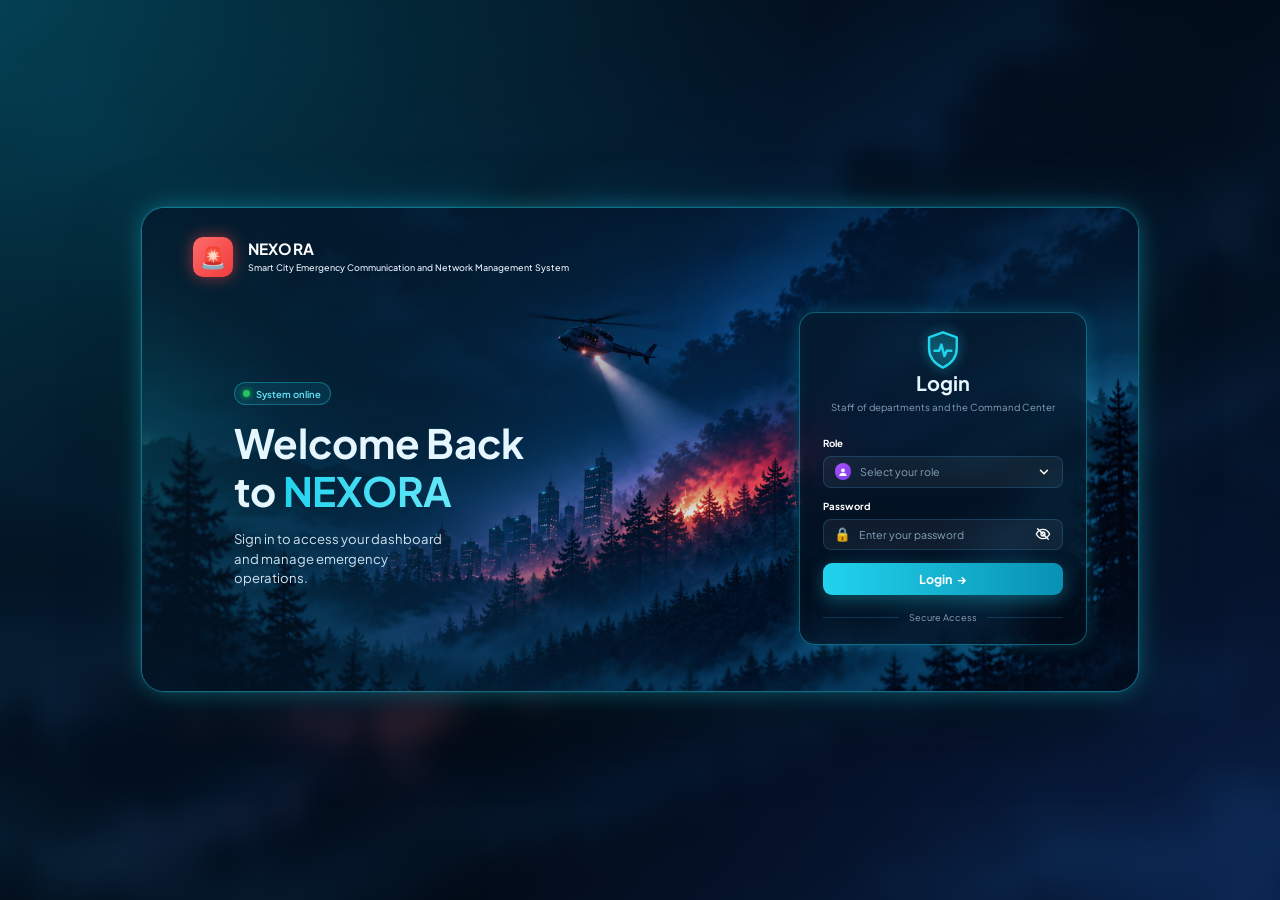
<file: dashboard/dashboard.html>
<!DOCTYPE html>
<html lang="en">
<head>
<meta charset="utf-8">
<meta name="viewport" content="width=device-width, initial-scale=1">
<title>Nexora - Dashboard</title>
<link rel="stylesheet" href="style.css">
<style>
  /* ===== theme: dark navy & cyan (same as the other pages) ===== */
  :root { --bg: #030a16; --panel-solid: #071a2c; --border: rgba(56,189,248,0.18); --text: #e6f6ff; --muted: #86a3b8; --cyan: #22d3ee; }
  html, body { height: 100%; }
  * { scrollbar-width: thin; scrollbar-color: rgba(34,211,238,0.35) transparent; }
  ::-webkit-scrollbar { width: 6px; height: 6px; }
  ::-webkit-scrollbar-thumb { background: rgba(34,211,238,0.35); border-radius: 6px; }
  ::-webkit-scrollbar-track { background: transparent; }
  body { background: radial-gradient(ellipse at 0% 0%, rgba(6,182,212,0.22), transparent 35%),
                     radial-gradient(ellipse at 100% 100%, rgba(37,99,235,0.25), transparent 38%), #030a16;
         background-attachment: fixed; overflow: hidden; }
  .glass { background: linear-gradient(180deg, rgba(10,40,70,0.5), rgba(5,20,40,0.55)); border: 1px solid rgba(34,211,238,0.22); border-radius: 18px; }

  /* ===== layout: sidebar + main ===== */
  .app { display: grid; grid-template-columns: 250px 1fr; height: 100vh; }
  .side { display: flex; flex-direction: column; padding: 22px 16px; background: rgba(7,26,44,0.82); border-right: 1px solid rgba(34,211,238,0.18); }
  .brand { display: flex; align-items: center; gap: 12px; margin: 0 4px 30px; color: #fff; }
  .brand-icon { width: 40px; height: 40px; border-radius: 11px; display: grid; place-items: center; font-size: 20px;
                background: linear-gradient(135deg, #ff5a5a, #dc2626); box-shadow: 0 0 18px rgba(239,68,68,0.5); animation: siren 2.4s ease-in-out infinite; }
  @keyframes siren { 50% { box-shadow: 0 0 30px rgba(239,68,68,0.85); } }
  .brand b { display: block; font-size: 18px; letter-spacing: 0.5px; }
  .brand small { display: block; font-size: 10px; letter-spacing: 1.5px; color: #67e8f9; font-weight: 700; }
  .nav-btn { width: 100%; display: flex; align-items: center; gap: 14px; padding: 12px 14px; margin-bottom: 6px; border-radius: 12px; border: 1px solid transparent;
             background: none; color: #dbe7f2; font-size: 15px; font-weight: 600; font-family: inherit; cursor: pointer; text-align: left; transition: background 0.15s; }
  .nav-btn:hover { background: rgba(34,211,238,0.07); }
  .nav-btn.active { background: rgba(34,211,238,0.15); border-color: rgba(34,211,238,0.45); color: #fff; }
  .nav-btn .count { margin-left: auto; min-width: 24px; padding: 2px 8px; border-radius: 999px; font-size: 12px; font-weight: 800; text-align: center;
                    background: #ef4444; color: #fff; display: none; }

  /* profile card at the bottom of the sidebar */
  .profile { position: relative; margin-top: auto; }
  .p-btn { width: 100%; display: flex; align-items: center; gap: 12px; padding: 8px 10px; border-radius: 14px; cursor: pointer; font-family: inherit; color: #fff; text-align: left;
           background: rgba(3,10,22,0.5); border: 1px solid rgba(34,211,238,0.3); transition: border-color 0.2s, box-shadow 0.2s; }
  .p-btn:hover, .profile.open .p-btn { border-color: var(--cyan); box-shadow: 0 0 16px rgba(34,211,238,0.25); }
  .avatar { width: 38px; height: 38px; border-radius: 11px; display: grid; place-items: center; font-size: 19px; flex-shrink: 0;
            background: linear-gradient(145deg, rgba(34,211,238,0.35), rgba(7,26,44,0.9)); border: 1px solid rgba(34,211,238,0.5); }
  .p-btn .txt { flex: 1; min-width: 0; line-height: 1.25; }
  .p-btn .txt b { display: block; font-size: 14px; white-space: nowrap; overflow: hidden; text-overflow: ellipsis; }
  .p-btn .txt span { font-size: 12px; color: var(--muted); }
  .menu { position: absolute; left: 0; right: 0; bottom: calc(100% + 10px); padding: 10px; border-radius: 16px;
          background: #071a2c; border: 1px solid rgba(34,211,238,0.35); box-shadow: 0 -20px 50px rgba(0,0,0,0.5);
          opacity: 0; transform: translateY(8px); pointer-events: none; transition: all 0.2s; }
  .profile.open .menu { opacity: 1; transform: none; pointer-events: auto; }
  .m-item { width: 100%; display: flex; align-items: center; gap: 10px; padding: 10px 12px; border-radius: 10px; border: none; cursor: pointer;
            background: none; color: #e6f6ff; font-size: 14px; font-weight: 600; font-family: inherit; text-align: left; }
  .m-item:hover { background: rgba(34,211,238,0.1); }
  .m-item.danger { color: #fca5a5; }
  .m-item.danger:hover { background: rgba(239,68,68,0.12); }

  /* ===== main area ===== */
  .main { overflow-y: auto; padding: 26px 30px; }
  .page { display: none; animation: rise 0.3s ease; }
  .page.show { display: block; }
  @keyframes rise { from { opacity: 0; transform: translateY(8px); } to { opacity: 1; transform: none; } }
  .page-head { display: flex; justify-content: space-between; align-items: flex-start; gap: 16px; margin-bottom: 22px; }
  .page-head h1 { font-size: 30px; font-weight: 800; line-height: 1.15; }
  .page-head p { color: var(--muted); font-size: 15px; margin-top: 2px; }
  .head-tools { display: flex; align-items: center; gap: 10px; }
  .search { position: relative; width: 340px; }
  .search input { height: 48px; padding: 0 16px 0 44px; border-radius: 14px; font-size: 15px; background: rgba(7,26,44,0.6); border: 1px solid rgba(34,211,238,0.3); }
  .search input:focus { border-color: var(--cyan); }
  .search input, .search input:-webkit-autofill { color: #e6f6ff; -webkit-text-fill-color: #e6f6ff; -webkit-box-shadow: 0 0 0 1000px #0a2036 inset; }
  .search input::-webkit-search-cancel-button { filter: invert(1); }
  .search span { position: absolute; left: 15px; top: 50%; transform: translateY(-50%); }
  .clock { display: flex; align-items: center; gap: 10px; height: 48px; padding: 0 16px 0 12px; border-radius: 14px;
           background: rgba(7,26,44,0.6); border: 1px solid rgba(34,211,238,0.3); }
  .clock .c-ico { font-size: 20px; }
  .clock b { display: block; font-size: 17px; font-weight: 800; letter-spacing: 0.5px; font-variant-numeric: tabular-nums; line-height: 1.15; }
  .clock small { display: block; font-size: 11.5px; color: var(--muted); }
  .icon-btn { width: 48px; height: 48px; border-radius: 14px; display: grid; place-items: center; font-size: 19px; cursor: pointer;
              background: rgba(7,26,44,0.6); border: 1px solid rgba(34,211,238,0.3); color: #fff; }
  .icon-btn.on { border-color: var(--cyan); box-shadow: 0 0 16px rgba(34,211,238,0.3); }
  .offline { display: none; padding: 10px 14px; border-radius: 999px; font-size: 13px; font-weight: 700; color: #fecaca;
             background: rgba(239,68,68,0.15); border: 1px solid rgba(239,68,68,0.45); }

  /* red banner for new incidents */
  .banner { display: none; align-items: center; justify-content: space-between; gap: 12px; margin-bottom: 18px; padding: 14px 20px; border-radius: 14px;
            background: linear-gradient(90deg, #b91c1c, #ef4444); font-weight: 700; animation: rise 0.3s ease; }
  .banner button { background: rgba(255,255,255,0.2); border: none; color: #fff; border-radius: 8px; padding: 7px 12px; cursor: pointer; font-family: inherit; font-weight: 600; }

  /* KPI cards */
  .kpis { display: grid; grid-template-columns: repeat(4, 1fr); gap: 18px; margin-bottom: 20px; }
  .kpi { position: relative; overflow: hidden; display: flex; align-items: center; gap: 18px; padding: 20px 22px; border-radius: 18px;
         background: linear-gradient(135deg, var(--c1), var(--c2)); border: 1px solid var(--c3);
         box-shadow: 0 10px 30px var(--glow), inset 0 1px 0 rgba(255,255,255,0.12); transition: transform 0.2s; }
  .kpi:hover { transform: translateY(-3px); }
  .kpi .k-ico { position: relative; z-index: 1; width: 56px; height: 56px; border-radius: 50%; flex-shrink: 0; display: grid; place-items: center;
                background: rgba(255,255,255,0.12); border: 1px solid rgba(255,255,255,0.25); box-shadow: 0 0 20px var(--glow); }
  .kpi .k-ico svg { width: 28px; height: 28px; }
  .kpi .k-txt { position: relative; z-index: 1; }
  .kpi small { display: block; color: rgba(255,255,255,0.85); font-size: 14px; font-weight: 600; }
  .kpi b { display: block; font-size: 36px; font-weight: 800; line-height: 1.1; color: #fff; }
  .kpi .k-sub { display: block; font-size: 12px; color: rgba(255,255,255,0.75); white-space: nowrap; }
  .kpi .wave { position: absolute; right: 0; bottom: 0; width: 75%; height: 70%; opacity: 0.35; }
  .kpi.k1 { --c1: rgba(37,99,235,0.55); --c2: rgba(7,26,44,0.9); --c3: rgba(96,165,250,0.6); --glow: rgba(37,99,235,0.3); }
  .kpi.k2 { --c1: rgba(13,148,136,0.55); --c2: rgba(7,26,44,0.9); --c3: rgba(45,212,191,0.55); --glow: rgba(20,184,166,0.25); }
  .kpi.k3 { --c1: rgba(124,58,237,0.55); --c2: rgba(7,26,44,0.9); --c3: rgba(167,139,250,0.55); --glow: rgba(124,58,237,0.3); }
  .kpi.k4 { --c1: rgba(220,38,38,0.6); --c2: rgba(7,26,44,0.9); --c3: rgba(248,113,113,0.6); --glow: rgba(220,38,38,0.3); }

  /* "longest waiting" alert */
  .late { display: none; align-items: center; gap: 14px; margin: -4px 0 18px; padding: 12px 16px 12px 14px; border-radius: 14px;
          background: linear-gradient(90deg, rgba(220,38,38,0.32), rgba(220,38,38,0.08)); border: 1px solid rgba(248,113,113,0.55);
          box-shadow: 0 0 24px rgba(220,38,38,0.2); animation: lateGlow 2s ease-in-out infinite; }
  .late.show { display: flex; }
  @keyframes lateGlow { 50% { box-shadow: 0 0 34px rgba(220,38,38,0.45); } }
  .late .l-ico { width: 38px; height: 38px; border-radius: 10px; display: grid; place-items: center; font-size: 19px; flex-shrink: 0; background: rgba(239,68,68,0.25); }
  .late .l-txt { flex: 1; min-width: 0; font-size: 15px; }
  .late .l-txt b { text-transform: capitalize; }
  .late .l-txt em { font-style: normal; font-weight: 800; color: #fecaca; font-variant-numeric: tabular-nums; }
  .late .l-txt span { display: block; font-size: 12.5px; color: #fca5a5; }
  .late button { padding: 9px 18px; border-radius: 10px; border: 1px solid rgba(255,255,255,0.35); background: rgba(255,255,255,0.12);
                 color: #fff; font-size: 14px; font-weight: 700; font-family: inherit; cursor: pointer; white-space: nowrap; }
  .late button:hover { background: rgba(255,255,255,0.22); }

  /* reports by source */
  .src-row { margin: 4px 0 12px; }
  .src-row .top { display: flex; align-items: center; gap: 8px; font-size: 14px; margin-bottom: 6px; }
  .src-row .top .n { margin-left: auto; font-weight: 800; }
  .src-row .top .pc { width: 42px; text-align: right; color: var(--muted); font-size: 12.5px; }
  .src-row i { display: block; height: 9px; border-radius: 9px; background: rgba(255,255,255,0.07); overflow: hidden; }
  .src-row i em { display: block; height: 100%; border-radius: 9px; transition: width 0.6s ease; }
  .sys-lights { margin-top: auto; padding-top: 10px; border-top: 1px solid rgba(56,189,248,0.12); }
  .sys-lights div { display: flex; justify-content: space-between; gap: 10px; padding: 4px 0; font-size: 13px; white-space: nowrap; }
  .sys-lights span { color: var(--muted); }

  /* filter chips */
  .chips { display: flex; gap: 8px; margin-bottom: 14px; flex-wrap: wrap; }
  .chip { padding: 8px 14px; border-radius: 999px; border: 1px solid rgba(34,211,238,0.25); background: rgba(7,26,44,0.5); color: #cfe3ef;
          font-size: 13px; font-weight: 700; font-family: inherit; cursor: pointer; }
  .chip.active { background: rgba(34,211,238,0.18); border-color: var(--cyan); color: #fff; }
  .chip i { font-style: normal; opacity: 0.7; margin-left: 4px; }

  /* incidents table */
  .table-wrap { overflow: hidden; }
  table { width: 100%; border-collapse: collapse; font-size: 14.5px; }
  th { text-align: left; padding: 14px 16px; font-size: 14px; color: #cfe3ef; background: rgba(34,211,238,0.07); font-weight: 700; }
  td { padding: 13px 16px; border-top: 1px solid rgba(56,189,248,0.12); }
  tbody tr { cursor: pointer; transition: background 0.15s; }
  tbody tr:hover { background: rgba(34,211,238,0.06); }
  tr.fresh { animation: flash 1.5s ease-in-out 3; }
  @keyframes flash { 50% { background: rgba(239,68,68,0.18); } }
  .tid { color: var(--cyan); font-weight: 800; letter-spacing: 0.5px; }
  .type { text-transform: capitalize; }
  .pill { display: inline-block; padding: 3px 10px; border-radius: 999px; font-size: 12px; font-weight: 700; white-space: nowrap; text-transform: capitalize; }
  .sv-high { background: rgba(239,68,68,0.15); color: #fca5a5; border: 1px solid rgba(239,68,68,0.45); }
  .sv-medium { background: rgba(245,158,11,0.15); color: #fcd34d; border: 1px solid rgba(245,158,11,0.45); }
  .sv-low { background: rgba(34,197,94,0.15); color: #86efac; border: 1px solid rgba(34,197,94,0.45); }
  .st-new { background: rgba(245,158,11,0.15); color: #fcd34d; border: 1px solid rgba(245,158,11,0.45); }
  .st-in_progress { background: rgba(34,211,238,0.15); color: #67e8f9; border: 1px solid rgba(34,211,238,0.45); }
  .st-resolved { background: rgba(34,197,94,0.15); color: #86efac; border: 1px solid rgba(34,197,94,0.45); }
  .cell-muted { color: var(--muted); font-size: 13px; }
  .open-btn { padding: 6px 14px; border-radius: 999px; font-size: 12.5px; font-weight: 700; font-family: inherit; cursor: pointer; white-space: nowrap;
              color: #67e8f9; background: rgba(34,211,238,0.1); border: 1px solid rgba(34,211,238,0.45); }
  .open-btn:hover { background: rgba(34,211,238,0.2); }
  .empty { text-align: center; padding: 50px 20px; color: var(--muted); }

  /* overview page */
  .grid2 { display: grid; grid-template-columns: 1fr 1fr; gap: 18px; }
  .ov-grid { display: grid; grid-template-columns: 1fr 1.1fr 0.95fr; gap: 18px; align-items: stretch; }
  .ov-grid.two { grid-template-columns: 1fr 1fr; }
  .stack { display: grid; gap: 18px; align-content: start; }
  .stack .box { padding: 16px 20px; }
  .stack .sys-row { padding: 5px 0; font-size: 13.5px; gap: 10px; white-space: nowrap; }
  .stack #donut svg { width: 120px; height: 120px; }
  .stack .donut-wrap { gap: 18px; }
  .stack .lg { padding: 4px 0; font-size: 13.5px; white-space: nowrap; }
  .stack .box h3 { margin-bottom: 8px; }
  .main { box-sizing: border-box; }
  #page-overview.show { display: flex; flex-direction: column; height: 100%; }
  #page-overview .ov-grid { flex: 1; min-height: 0; }
  .ov-grid > .box { display: flex; flex-direction: column; min-height: 0; }
  .left-stack { grid-template-rows: auto 1fr; }
  #needBox { display: flex; flex-direction: column; overflow: hidden; }
  .prog { display: flex; align-items: center; gap: 18px; }
  .gauge { position: relative; width: 150px; flex-shrink: 0; }
  .gauge svg { width: 100%; display: block; }
  .gauge .g-fg { transition: stroke-dasharray 0.8s ease; }
  .gauge .g-txt { position: absolute; left: 0; right: 0; bottom: 2px; text-align: center; }
  .gauge .g-txt b { display: block; font-size: 26px; font-weight: 800; line-height: 1; }
  .gauge .g-txt span { font-size: 11.5px; color: var(--muted); }
  .prog-rows { flex: 1; min-width: 0; }
  .pr { margin: 6px 0 9px; }
  .pr div { display: flex; justify-content: space-between; font-size: 13px; margin-bottom: 4px; }
  .pr div span { color: #cfe3ef; } .pr div b { font-weight: 800; }
  .pr i { display: block; height: 7px; border-radius: 7px; background: rgba(255,255,255,0.07); overflow: hidden; }
  .pr i em { display: block; height: 100%; border-radius: 7px; transition: width 0.6s ease; }
  .mid-stack { grid-template-rows: auto 1fr; }
  #logBox { display: flex; flex-direction: column; overflow: hidden; }
  .rt { display: grid; grid-template-columns: repeat(3, 1fr); gap: 10px; }
  .rt-c { padding: 12px 14px; border-radius: 14px; background: rgba(255,255,255,0.035); border: 1px solid rgba(56,189,248,0.15); }
  .rt-c small { display: block; font-size: 12px; color: var(--muted); font-weight: 600; }
  .rt-c b { display: block; font-size: 24px; font-weight: 800; line-height: 1.2; margin-top: 4px; }
  .rt-c b i { font-style: normal; font-size: 13px; color: var(--muted); font-weight: 600; margin-left: 3px; }
  .rt-c span { font-size: 12px; }
  .rt-c.c1 b { color: #67e8f9; } .rt-c.c2 b { color: #4ade80; } .rt-c.c3 b { color: #fcd34d; font-size: 17px; }
  #needList, #miniLog { position: relative; flex: 1; min-height: 0; overflow: hidden; }   /* no scrolling: only what fits is shown */
  .stack { grid-template-rows: auto 1fr; min-height: 0; }
  .stack > .box { min-height: 0; overflow: hidden; }
  #sysBox { display: flex; flex-direction: column; }
  .box { padding: 20px 22px; }
  .box h3 { font-size: 17px; margin-bottom: 12px; display: flex; justify-content: space-between; align-items: center; }
  .box h3 small { font-size: 13px; color: var(--muted); font-weight: 600; }
  .sys-row { display: flex; justify-content: space-between; padding: 10px 0; border-top: 1px solid rgba(56,189,248,0.1); font-size: 14.5px; }
  .sys-row:first-of-type { border-top: none; }
  .sys-row span { color: var(--muted); }
  .dept-row { display: flex; align-items: center; gap: 12px; padding: 9px 0; }
  .dept-row .e { font-size: 22px; width: 30px; }
  .dept-row .bar { flex: 1; height: 10px; border-radius: 10px; background: rgba(255,255,255,0.06); overflow: hidden; }
  .dept-row .bar i { display: block; height: 100%; border-radius: 10px; background: linear-gradient(90deg, #22d3ee, #2563eb); transition: width 0.5s; }
  .dept-row b { width: 30px; text-align: right; }
  .donut-wrap { display: flex; align-items: center; gap: 30px; }
  #donut svg { width: 190px; height: 190px; display: block; }
  #donut circle.seg { transition: stroke-dasharray 0.6s ease, stroke-dashoffset 0.6s ease; }
  .legend { flex: 1; }
  .lg { display: flex; align-items: center; gap: 12px; padding: 9px 0; border-top: 1px solid rgba(56,189,248,0.1); font-size: 15px; }
  .lg:first-child { border-top: none; }
  .lg .dot { width: 12px; height: 12px; border-radius: 4px; flex-shrink: 0; }
  .lg .n { margin-left: auto; font-weight: 800; }
  .lg .pc { width: 48px; text-align: right; color: var(--muted); font-size: 13px; }
  .need { display: flex; align-items: center; gap: 12px; padding: 11px 12px; margin-bottom: 8px; border-radius: 12px; background: rgba(255,255,255,0.03);
          border-left: 3px solid #ef4444; cursor: pointer; }
  .need:hover { background: rgba(34,211,238,0.07); }
  .need .e { font-size: 22px; }
  .need div { flex: 1; min-width: 0; }
  .need b { display: block; font-size: 14px; text-transform: capitalize; }
  .need span { font-size: 12.5px; color: var(--muted); }

  /* activity list */
  .event { display: grid; grid-template-columns: 34px 1fr auto; gap: 12px; align-items: center; padding: 12px 4px; border-top: 1px solid rgba(56,189,248,0.1); }
  .event:first-child { border-top: none; }
  .event .ico { width: 34px; height: 34px; border-radius: 10px; display: grid; place-items: center; font-size: 15px; }
  .ico.reported, .ico.assigned { background: rgba(59,130,246,0.18); }
  .ico.in_progress { background: rgba(34,211,238,0.18); }
  .ico.resolved { background: rgba(34,197,94,0.2); }
  .event b { display: block; font-size: 14px; font-weight: 600; }
  .event a { color: var(--cyan); font-size: 13px; cursor: pointer; }
  .event time { color: var(--muted); font-size: 12.5px; white-space: nowrap; }

  /* settings page */
  .settings { max-width: 720px; }
  .me-card { display: flex; align-items: center; gap: 20px; padding: 24px; margin-bottom: 18px; }
  .me-card .avatar { width: 72px; height: 72px; font-size: 34px; border-radius: 20px; }
  .me-card b { display: block; font-size: 22px; }
  .me-card span { color: var(--muted); }
  .role-chip { display: inline-block; margin-top: 8px; padding: 4px 12px; border-radius: 999px; font-size: 11px; font-weight: 800; letter-spacing: 1px;
               color: #67e8f9; background: rgba(34,211,238,0.12); border: 1px solid rgba(34,211,238,0.35); }
  .set-row { display: flex; align-items: center; justify-content: space-between; gap: 14px; padding: 18px 22px; border-top: 1px solid rgba(56,189,248,0.12); }
  .set-row:first-child { border-top: none; }
  .set-row b { display: block; font-size: 15px; }
  .set-row span { font-size: 13px; color: var(--muted); }
  .set-btn { padding: 10px 18px; border-radius: 11px; font-size: 14px; font-weight: 700; font-family: inherit; cursor: pointer; white-space: nowrap;
             color: #fff; background: rgba(34,211,238,0.12); border: 1px solid rgba(34,211,238,0.45); }
  .set-btn:hover { background: rgba(34,211,238,0.22); }
  .set-btn.red { color: #fecaca; background: rgba(239,68,68,0.12); border-color: rgba(239,68,68,0.45); }

  /* ===== incident detail (slides in from the right) ===== */
  .drawer-bg { position: fixed; inset: 0; z-index: 80; background: rgba(3,10,22,0.65); backdrop-filter: blur(4px); display: none; }
  .drawer-bg.show { display: block; animation: fade 0.2s; }
  .drawer { position: fixed; left: 50%; top: 50%; z-index: 90; width: min(940px, 94vw); max-height: 90vh; overflow: hidden; padding: 28px 30px;
            display: grid; grid-template-columns: 1.25fr 1fr; gap: 26px;
            background: linear-gradient(180deg, #0a2440, #061528); border: 1px solid rgba(34,211,238,0.4); border-radius: 22px;
            box-shadow: 0 30px 80px rgba(0,0,0,0.6), 0 0 40px rgba(34,211,238,0.1);
            opacity: 0; pointer-events: none; transform: translate(-50%, -48%) scale(0.98); transition: all 0.25s ease; }
  .drawer.show { opacity: 1; pointer-events: auto; transform: translate(-50%, -50%); }
  .d-left { min-width: 0; overflow-y: auto; max-height: calc(90vh - 56px); padding-right: 4px; }
  .d-right { min-width: 0; display: flex; flex-direction: column; max-height: calc(90vh - 56px); padding-left: 24px; border-left: 1px solid rgba(56,189,248,0.15); }
  .d-right .d-history { overflow-y: auto; padding-top: 4px; }
  .d-close { position: absolute; top: 16px; right: 16px; z-index: 2; width: 38px; height: 38px; border-radius: 10px; border: 1px solid var(--border);
             background: rgba(255,255,255,0.04); color: #fff; font-size: 18px; cursor: pointer; }
  .d-id { color: var(--cyan); font-size: 13px; font-weight: 800; letter-spacing: 1.5px; }
  .drawer h2 { font-size: 26px; line-height: 1.2; margin: 6px 0 10px; text-transform: capitalize; padding-right: 10px; }
  .d-pills { display: flex; flex-wrap: wrap; gap: 8px; margin-bottom: 18px; }
  .d-box { padding: 14px 16px; margin-bottom: 12px; border-radius: 14px; background: rgba(255,255,255,0.03); border: 1px solid var(--border); }
  .d-box small { display: block; font-size: 11.5px; font-weight: 800; letter-spacing: 1px; color: var(--muted); margin-bottom: 5px; }
  .d-box p { font-size: 14.5px; word-break: break-word; }
  .d-grid { display: grid; grid-template-columns: 1fr 1fr; gap: 12px; }
  .d-actions { display: flex; gap: 10px; margin-top: 16px; }
  .d-actions button { flex: 1; height: 50px; border-radius: 13px; border: none; font-size: 15px; font-weight: 800; font-family: inherit; cursor: pointer; color: #fff; }
  .btn-accept { background: linear-gradient(90deg, #22d3ee, #0891b2); box-shadow: 0 8px 22px rgba(34,211,238,0.35); }
  .btn-resolve { background: linear-gradient(90deg, #22c55e, #16a34a); box-shadow: 0 8px 22px rgba(34,197,94,0.35); }
  .view-note { padding: 12px 14px; margin-top: 16px; border-radius: 12px; font-size: 13.5px; color: #cfe3ef; background: rgba(34,211,238,0.06); border: 1px dashed rgba(34,211,238,0.35); }
  .d-history h4, .d-right h4 { font-size: 13px; letter-spacing: 1.5px; color: var(--muted); margin: 6px 0 14px; }
  .h-item { position: relative; padding: 0 0 16px 26px; }
  .h-item::before { content: ""; position: absolute; left: 4px; top: 4px; width: 12px; height: 12px; border-radius: 50%; border: 2px solid var(--cyan); background: #061528; }
  .h-item::after { content: ""; position: absolute; left: 10px; top: 20px; bottom: 0; width: 2px; background: rgba(34,211,238,0.3); }
  .h-item:last-child::after { display: none; }
  .h-item.res::before { background: #22c55e; border-color: #22c55e; box-shadow: 0 0 10px #22c55e; }
  .h-item b { display: block; font-size: 14px; font-weight: 600; }
  .h-item.res b { color: #4ade80; }
  .h-item span { font-size: 12.5px; color: var(--muted); }

  /* ===== pop-up windows (change password / name) ===== */
  .modal-bg { position: fixed; inset: 0; z-index: 100; display: none; place-items: center; padding: 20px; background: rgba(3,10,22,0.7); backdrop-filter: blur(6px); }
  .modal-bg.show { display: grid; animation: fade 0.2s; }
  @keyframes fade { from { opacity: 0; } to { opacity: 1; } }
  .modal { width: min(440px, 100%); padding: 28px; border-radius: 22px; background: linear-gradient(180deg, #0a2440, #061528);
           border: 1px solid rgba(34,211,238,0.4); box-shadow: 0 30px 70px rgba(0,0,0,0.6); }
  .modal h3 { font-size: 21px; margin-bottom: 4px; }
  .modal p.sub { color: var(--muted); font-size: 14px; margin-bottom: 8px; }
  .modal label { color: #cfe3ef; }
  .modal input:focus { border-color: var(--cyan); box-shadow: 0 0 0 3px rgba(34,211,238,0.15); }
  .pw { position: relative; }
  .pw input { padding-right: 46px; }
  .pw .eye { position: absolute; right: 8px; top: 50%; transform: translateY(-50%); background: none; border: none; cursor: pointer; font-size: 17px; padding: 6px; }
  .strength { height: 5px; border-radius: 5px; background: rgba(255,255,255,0.08); margin-top: 8px; overflow: hidden; }
  .strength i { display: block; height: 100%; width: 0; border-radius: 5px; transition: width 0.3s, background 0.3s; }
  .s-note { font-size: 12px; color: var(--muted); margin-top: 5px; }
  .m-actions { display: flex; gap: 10px; margin-top: 22px; }
  .m-actions button { flex: 1; height: 46px; border-radius: 12px; font-size: 15px; font-weight: 700; font-family: inherit; cursor: pointer; }
  .btn-cancel { background: rgba(255,255,255,0.05); color: #e6f6ff; border: 1px solid var(--border); }
  .btn-save { border: none; color: #fff; background: linear-gradient(90deg, #22d3ee, #0891b2); }
  .btn-save:disabled { opacity: 0.6; cursor: wait; }
  .m-error { display: none; margin-top: 14px; padding: 10px 12px; border-radius: 10px; font-size: 13.5px; color: #fecaca; background: rgba(239,68,68,0.12); border: 1px solid rgba(239,68,68,0.4); }
  .toast { position: fixed; left: 50%; bottom: 26px; z-index: 120; transform: translate(-50%, 20px); opacity: 0; pointer-events: none;
           padding: 13px 22px; border-radius: 14px; font-weight: 700; font-size: 14px; color: #052e16; background: #4ade80; transition: all 0.3s; }
  .toast.show { transform: translate(-50%, 0); opacity: 1; }
  .toast.err { background: #fca5a5; color: #450a0a; }

  @media (max-width: 1300px) { .ov-grid { grid-template-columns: 1fr 1fr; } #stackBox { grid-column: span 2; grid-template-columns: 1fr 1fr; } }
  @media (max-width: 1100px) { .kpis { grid-template-columns: repeat(2, 1fr); } .grid2 { grid-template-columns: 1fr; } .search { width: 220px; } }
  @media (max-width: 800px) {
    .clock small { display: none; }
    #page-overview.show { height: auto; } #needList, #miniLog { overflow: visible; }
    .drawer { grid-template-columns: 1fr; overflow-y: auto; } .d-left, .d-right { max-height: none; overflow: visible; } .d-right { padding-left: 0; border-left: none; }
    .donut-wrap { flex-direction: column; }
    body { overflow: auto; } .app { grid-template-columns: 1fr; height: auto; }
    .side { flex-direction: row; flex-wrap: wrap; gap: 6px; padding: 12px; } .brand { margin: 0 10px 0 0; } .nav-btn { width: auto; margin: 0; }
    .profile { margin: 0 0 0 auto; } .menu { bottom: auto; top: calc(100% + 10px); left: auto; width: 240px; }
    .main { overflow: visible; padding: 18px; } .page-head { flex-direction: column; } .search { width: 100%; }
    .hide-sm { display: none; } td, th { padding: 10px; }
  }
</style>
</head>
<body>
<div class="app">

  <!-- ===== SIDEBAR ===== -->
  <aside class="side">
    <a class="brand" href="index.html"><div class="brand-icon">🚨</div><div><b>NEXORA</b><small id="role">DASHBOARD</small></div></a>
    <button class="nav-btn active" data-page="overview">🏠 Overview</button>
    <button class="nav-btn" data-page="incidents">🚨 Incidents <span class="count" id="navNew">0</span></button>
    <button class="nav-btn" data-page="activity">🕘 Activity log</button>
    <button class="nav-btn" data-page="settings">⚙️ Settings</button>

    <div class="profile" id="profile">
      <div class="menu">
        <button class="m-item danger" id="mOut">⏻ Log out</button>
      </div>
      <button class="p-btn" id="pBtn" type="button">
        <span class="avatar" id="pAvatar">👤</span>
        <span class="txt"><b id="pName">...</b><span id="pUser"></span></span>
        <span style="color:var(--muted)">⋯</span>
      </button>
    </div>
  </aside>

  <!-- ===== MAIN ===== -->
  <main class="main">
    <div class="banner" id="banner"><span id="bannerText"></span><span><button id="bannerView">View</button> <button id="bannerClose">Dismiss</button></span></div>

    <!-- OVERVIEW -->
    <section class="page show" id="page-overview">
      <div class="page-head">
        <div><h1 id="hello">Overview</h1><p id="helloSub"></p></div>
        <div class="head-tools"><span class="offline" id="offline">⚠ Server not reachable</span>
          <div class="clock"><span class="c-ico">🕐</span><div><b id="clkTime">--:--:--</b><small id="clkDate"></small></div></div>
          <button class="icon-btn" id="sound" title="Alert sound is off">🔕</button></div>
      </div>
      <div class="kpis" id="kpis1"></div>
      <div class="late" id="late"></div>
      <div class="ov-grid" id="ovGrid">
        <div class="stack left-stack">
        <div class="glass box" id="progBox">
          <h3>📈 Resolution progress <small id="progSub"></small></h3>
          <div class="prog">
            <div class="gauge" id="gauge"></div>
            <div class="prog-rows" id="progRows"></div>
          </div>
        </div>
        <div class="glass box" id="needBox">
          <h3>⚡ Needs action <small><span id="needCount"></span> · <a style="color:var(--cyan);cursor:pointer" data-go="incidents">See all ›</a></small></h3>
          <div id="needList"></div>
        </div>
        </div>
        <div class="stack mid-stack">
        <div class="glass box" id="rtBox">
          <h3>⏱️ Response time <small id="rtSub"></small></h3>
          <div class="rt" id="rt"></div>
        </div>
        <div class="glass box" id="logBox">
          <h3>🕘 Latest activity <small><a style="color:var(--cyan);cursor:pointer" data-go="activity">See all ›</a></small></h3>
          <div id="miniLog"></div>
        </div>
        </div>
        <div class="stack" id="stackBox">
        <div class="glass box" id="deptBox">
          <h3>📊 Open incidents per department</h3>
          <div class="donut-wrap"><div id="donut"></div><div class="legend" id="legend"></div></div>
        </div>
        <div class="glass box" id="sysBox">
          <h3>📥 Reports by source <small id="srcTotal"></small></h3>
          <div id="srcRows"></div>
          <div class="sys-lights">
            <div><span>MQTT broker</span><b id="sMqtt">-</b></div>
            <div><span>Google Form</span><b id="sForm">-</b></div>
            <div><span>Last sensor alert</span><b id="sLast">-</b></div>
          </div>
        </div>
        </div>
      </div>
    </section>

    <!-- INCIDENTS -->
    <section class="page" id="page-incidents">
      <div class="page-head">
        <div><h1>Incidents</h1><p id="incSub">updated live</p></div>
        <div class="head-tools"><div class="search"><span>🔍</span><input id="search" type="search" name="nx-search" placeholder="Search incidents..." autocomplete="off" autocorrect="off" spellcheck="false" readonly onfocus="this.removeAttribute('readonly')"></div></div>
      </div>
      <div class="kpis" id="kpis2"></div>
      <div class="chips" id="chips"></div>
      <div class="glass table-wrap">
        <table>
          <thead><tr><th>ID</th><th>Type</th><th>Location</th><th>Severity</th><th>Status</th><th class="hide-sm">Source</th><th class="hide-sm">Time</th><th></th></tr></thead>
          <tbody id="rows"></tbody>
        </table>
        <div class="empty" id="noRows" style="display:none">🎉 Nothing here right now</div>
      </div>
    </section>

    <!-- ACTIVITY LOG -->
    <section class="page" id="page-activity">
      <div class="page-head"><div><h1>Activity log</h1><p id="logSub"></p></div></div>
      <div class="glass box" id="fullLog"></div>
    </section>

    <!-- SETTINGS -->
    <section class="page" id="page-settings">
      <div class="page-head"><div><h1>Settings</h1><p>Your profile and preferences</p></div></div>
      <div class="settings">
        <div class="glass me-card">
          <span class="avatar" id="sAvatar">👤</span>
          <div><b id="sName">...</b><span id="sUser"></span><br><span class="role-chip" id="sRole"></span></div>
        </div>
        <div class="glass">
          <div class="set-row"><div><b>Display name</b><span>Shown in the sidebar and the activity log</span></div><button class="set-btn" id="setName">✏️ Change</button></div>
          <div class="set-row"><div><b>Password</b><span>Other devices using this account will be logged out</span></div><button class="set-btn" id="setPass">🔑 Change</button></div>
          <div class="set-row"><div><b>Alert sound</b><span>Beep when a new incident arrives</span></div><button class="set-btn" id="setSound">🔕 Off</button></div>
          <div class="set-row"><div><b>Log out</b><span>End your session on this browser tab</span></div><button class="set-btn red" id="setOut">⏻ Log out</button></div>
        </div>
      </div>
    </section>
  </main>
</div>

<!-- ===== INCIDENT DETAIL ===== -->
<div class="drawer-bg" id="drawerBg"></div>
<aside class="drawer" id="drawer">
  <button class="d-close" id="dClose">✕</button>
  <div class="d-left" id="dLeft"></div><div class="d-right" id="dRight"></div>
</aside>

<!-- ===== POP-UPS ===== -->
<div class="modal-bg" id="passModal">
  <div class="modal">
    <h3>🔑 Change password</h3>
    <p class="sub">Other devices using this account will be logged out.</p>
    <label>Current password</label>
    <div class="pw"><input type="password" id="pCur" autocomplete="current-password"><button class="eye" type="button">👁️</button></div>
    <label>New password</label>
    <div class="pw"><input type="password" id="pNew" autocomplete="new-password"><button class="eye" type="button">👁️</button></div>
    <div class="strength"><i id="sBar"></i></div><div class="s-note" id="sNote">At least 6 characters</div>
    <label>Confirm new password</label>
    <div class="pw"><input type="password" id="pNew2" autocomplete="new-password"><button class="eye" type="button">👁️</button></div>
    <div class="m-error" id="passErr"></div>
    <div class="m-actions"><button class="btn-cancel" data-close>Cancel</button><button class="btn-save" id="savePass">Save password</button></div>
  </div>
</div>
<div class="modal-bg" id="nameModal">
  <div class="modal">
    <h3>✏️ Change display name</h3>
    <p class="sub">Shown in the sidebar and in the activity log.</p>
    <label>Display name</label>
    <input id="nName" maxlength="40">
    <div class="m-error" id="nameErr"></div>
    <div class="m-actions"><button class="btn-cancel" data-close>Cancel</button><button class="btn-save" id="saveName">Save name</button></div>
  </div>
</div>
<div class="toast" id="toast"></div>

<script>
const token = sessionStorage.getItem("token");
if (!token) location.href = "login.html";

const EMOJI = { fire: "🔥", smoke: "💨", medical: "🩺", accident: "🚗", traffic: "🚦" };
const DEPT_ICON = { Fire: "🔥", Hospital: "🚑", Police: "🚓", Traffic: "🚦" };
const STATUS_ICON = { reported: "📥", assigned: "📨", in_progress: "🚑", resolved: "✔" };
let me = null, incidents = [], events = [];
let knownIds = null, freshIds = new Set();
let filter = "open", soundOn = false, openId = null;

// ---------- helpers ----------
function esc(t) { const d = document.createElement("div"); d.textContent = t ?? ""; return d.innerHTML; }
const isNew = i => i.status === "reported" || i.status === "assigned";
const stKey = i => isNew(i) ? "new" : i.status;
const stText = i => isNew(i) ? "New" : i.status === "in_progress" ? "In progress" : "Resolved";
// "2026-11-25 18:28:43" -> "25 Nov 2026, 6:28 PM"   (12-hour clock, Pakistan time)
const MONTHS = ["Jan","Feb","Mar","Apr","May","Jun","Jul","Aug","Sep","Oct","Nov","Dec"];
function clock(t) {
  const m = /(\d{2}):(\d{2})/.exec((t || "").slice(11)); if (!m) return t || "";
  const h = +m[1]; return `${h % 12 || 12}:${m[2]} ${h < 12 ? "AM" : "PM"}`;
}
function when(t) {
  const d = /^(\d{4})-(\d{2})-(\d{2})/.exec(t || ""); if (!d) return t || "";
  return `${+d[3]} ${MONTHS[+d[2] - 1]} ${d[1]}, ${clock(t)}`;
}
const hhmm = clock;
const depts = i => i.department.split(",").join(" + ");
const source = i => i.source === "sensor" ? "📡 IoT sensor" : i.via === "Google Form" ? "📝 Google Form" : "👤 Website";

async function api(path, method = "GET", body = null) {
  const opts = { method, headers: { Authorization: "Bearer " + token } };
  if (body) { opts.headers["Content-Type"] = "application/json"; opts.body = JSON.stringify(body); }
  const res = await fetch(path, opts);
  if (res.status === 401) { sessionStorage.removeItem("token"); location.href = "login.html"; return; }
  const data = await res.json();
  if (!res.ok) throw new Error(data.detail || "Error");
  return data;
}

function beep() {
  if (!soundOn) return;
  const ctx = new (window.AudioContext || window.webkitAudioContext)();
  [0, 0.25, 0.5].forEach(t => {
    const o = ctx.createOscillator(), g = ctx.createGain();
    o.frequency.value = 880; g.gain.value = 0.15; o.connect(g); g.connect(ctx.destination);
    o.start(ctx.currentTime + t); o.stop(ctx.currentTime + t + 0.15);
  });
}

function toast(text, err = false) {
  const t = document.getElementById("toast");
  t.textContent = text; t.classList.toggle("err", err); t.classList.add("show");
  setTimeout(() => t.classList.remove("show"), 2600);
}

// ---------- pages (sidebar) ----------
function go(page) {
  document.querySelectorAll(".nav-btn").forEach(b => b.classList.toggle("active", b.dataset.page === page));
  document.querySelectorAll(".page").forEach(p => p.classList.toggle("show", p.id === "page-" + page));
  document.querySelector(".main").scrollTop = 0;
  fitOverview();
}
document.querySelectorAll(".nav-btn").forEach(b => b.addEventListener("click", () => go(b.dataset.page)));
document.querySelectorAll("[data-go]").forEach(a => a.addEventListener("click", () => go(a.dataset.go)));

// ---------- drawing ----------
const ICONS = {
  clock: '<svg viewBox="0 0 24 24" fill="none" stroke="#7dd3fc" stroke-width="2" stroke-linecap="round"><circle cx="12" cy="12" r="9"/><path d="M12 7v5l3 2"/></svg>',
  pulse: '<svg viewBox="0 0 24 24" fill="none" stroke="#5eead4" stroke-width="2.2" stroke-linecap="round" stroke-linejoin="round"><path d="M2 12h4l2.5-6 4 12 3-9 2 3H22"/></svg>',
  check: '<svg viewBox="0 0 24 24" fill="none" stroke="#c4b5fd" stroke-width="2.4" stroke-linecap="round" stroke-linejoin="round"><path d="M5 12.5l4.5 4.5L19 7.5"/></svg>',
  alert: '<svg viewBox="0 0 24 24" fill="#f87171"><path d="M12 2.8 1.8 20.5h20.4L12 2.8z" opacity=".95"/><path d="M12 9v5" stroke="#3b0a0a" stroke-width="2.2" stroke-linecap="round"/><circle cx="12" cy="17.2" r="1.3" fill="#3b0a0a"/></svg>' };
const WAVE = c => `<svg class="wave" viewBox="0 0 200 100" preserveAspectRatio="none"><path d="M0,80 C50,40 90,100 140,55 C170,30 185,40 200,25 L200,100 L0,100Z" fill="${c}"/><path d="M40,95 C90,60 130,100 170,70 C185,60 195,62 200,55 L200,100 L40,100Z" fill="${c}" opacity=".6"/></svg>`;
function kpiHtml() {
  const open = incidents.filter(i => i.status !== "resolved");
  const box = (cls, icon, label, n, c) => `<div class="kpi ${cls}"><div class="k-ico">${ICONS[icon]}</div><div class="k-txt"><small>${label}</small><b>${n}</b></div>${WAVE(c)}</div>`;
  return box("k1", "clock", "New (waiting)", incidents.filter(isNew).length, "#3b82f6")
       + box("k2", "pulse", "In progress", incidents.filter(i => i.status === "in_progress").length, "#14b8a6")
       + box("k3", "check", "Resolved", incidents.filter(i => i.status === "resolved").length, "#8b5cf6")
       + box("k4", "alert", "High severity (open)", open.filter(i => i.severity === "high").length, "#ef4444");
}

function eventHtml(e) {
  return `<div class="event">
      <div class="ico ${e.status}">${STATUS_ICON[e.status] || "•"}</div>
      <div><b>${esc(e.note || e.status)}</b><a onclick="openIncident(${e.incident_id})">${EMOJI[e.type] || ""} ${esc(e.tracking_id)} · ${esc(e.location)}</a></div>
      <time>${esc(when(e.created_at))}</time>
    </div>`;
}

function draw() {
  const k = kpiHtml();
  document.getElementById("kpis1").innerHTML = k;
  document.getElementById("kpis2").innerHTML = k;
  const newCount = incidents.filter(isNew).length;
  const nav = document.getElementById("navNew");
  nav.textContent = newCount; nav.style.display = newCount ? "inline-block" : "none";

  // overview: needs action (new first, then in progress)
  const need = incidents.filter(isNew).concat(incidents.filter(i => i.status === "in_progress"));
  document.getElementById("needCount").textContent = need.length ? need.length + " open" : "";
  document.getElementById("needList").innerHTML = need.length ? need.slice(0, 12).map(i => `
    <div class="need" style="border-left-color:${isNew(i) ? "#f59e0b" : "#22d3ee"}" onclick="openIncident(${i.id})">
      <span class="e">${EMOJI[i.type] || "⚠️"}</span>
      <div><b>${esc(i.type)} · ${esc(i.location)}</b><span>${esc(i.tracking_id)} · ${hhmm(i.created_at)} · ${esc(depts(i))}</span></div>
      <span class="pill st-${stKey(i)}">${stText(i)}</span>
    </div>`).join("") : `<div class="empty" style="padding:24px">🎉 All clear, nothing waiting</div>`;

  // overview: latest activity
  document.getElementById("miniLog").innerHTML = events.length ? events.slice(0, 12).map(eventHtml).join("")
    : `<div class="empty" style="padding:24px">No activity yet</div>`;

  drawProgress();
  drawResponse();
  drawLate();
  drawSources();

  // overview: per department donut chart
  const open = incidents.filter(i => i.status !== "resolved");
  drawDonut(open);

  // incidents: filter chips with counts
  const counts = {
    open: open.length, new: newCount, in_progress: incidents.filter(i => i.status === "in_progress").length,
    resolved: incidents.filter(i => i.status === "resolved").length, all: incidents.length };
  const names = { open: "Open", new: "New", in_progress: "In progress", resolved: "Resolved", all: "All" };
  document.getElementById("chips").innerHTML = Object.keys(names).map(f =>
    `<button class="chip ${f === filter ? "active" : ""}" onclick="setFilter('${f}')">${names[f]}<i>${counts[f]}</i></button>`).join("");

  // incidents: table
  const q = document.getElementById("search").value.trim().toLowerCase();
  const shown = incidents.filter(i => {
    if (filter === "open" && i.status === "resolved") return false;
    if (filter === "new" && !isNew(i)) return false;
    if (filter === "in_progress" && i.status !== "in_progress") return false;
    if (filter === "resolved" && i.status !== "resolved") return false;
    if (q && !`${i.tracking_id} ${i.type} ${i.location} ${i.description} ${i.reporter_name || ""}`.toLowerCase().includes(q)) return false;
    return true;
  });
  document.getElementById("noRows").style.display = shown.length ? "none" : "block";
  document.getElementById("rows").innerHTML = shown.map(i => `
    <tr class="${freshIds.has(i.id) ? "fresh" : ""}" onclick="openIncident(${i.id})">
      <td class="tid">${esc(i.tracking_id)}</td>
      <td class="type">${EMOJI[i.type] || "⚠️"} ${esc(i.type)}</td>
      <td>${esc(i.location)}</td>
      <td><span class="pill sv-${i.severity}">${i.severity}</span></td>
      <td><span class="pill st-${stKey(i)}">${stText(i)}</span></td>
      <td class="cell-muted hide-sm">${source(i)}</td>
      <td class="cell-muted hide-sm" title="${esc(when(i.created_at))}">${hhmm(i.created_at)}</td>
      <td><button class="open-btn">Open ›</button></td>
    </tr>`).join("");

  // activity log page
  document.getElementById("fullLog").innerHTML = events.length ? events.map(eventHtml).join("")
    : `<div class="empty">No activity yet</div>`;

  fitAll();
  if (openId) drawDrawer();   // keep the open detail up to date
  fitOverview();
}

const DEPT_COLOR = { Fire: "#ef4444", Hospital: "#22d3ee", Police: "#3b82f6", Traffic: "#f59e0b" };
function drawDonut(open) {
  const per = Object.keys(DEPT_COLOR).map(d => [d, open.filter(i => i.department.split(",").includes(d)).length]);
  const total = per.reduce((a, p) => a + p[1], 0);
  const R = 15.915, C = 100;            // circle with circumference 100, so numbers are percentages
  let offset = 25, segs = "";
  for (const [d, n] of per) {
    if (!n) continue;
    const len = n / total * C;
    segs += `<circle class="seg" cx="21" cy="21" r="${R}" fill="none" stroke="${DEPT_COLOR[d]}" stroke-width="5.5"
              stroke-dasharray="${Math.max(len - 1.2, 0.5)} ${C - Math.max(len - 1.2, 0.5)}" stroke-dashoffset="${offset}" stroke-linecap="round"/>`;
    offset -= len;
  }
  document.getElementById("donut").innerHTML = `<svg viewBox="0 0 42 42">
      <circle cx="21" cy="21" r="${R}" fill="none" stroke="rgba(255,255,255,0.07)" stroke-width="5.5"/>${segs}
      <text x="21" y="21" text-anchor="middle" font-size="9" font-weight="800" fill="#fff">${open.length}</text>
      <text x="21" y="27" text-anchor="middle" font-size="3.2" fill="#86a3b8">open</text></svg>`;
  document.getElementById("legend").innerHTML = per.map(([d, n]) => `
    <div class="lg"><span class="dot" style="background:${DEPT_COLOR[d]};box-shadow:0 0 10px ${DEPT_COLOR[d]}"></span>${DEPT_ICON[d]} ${d}
      <span class="n">${n}</span><span class="pc">${total ? Math.round(n / total * 100) : 0}%</span></div>`).join("");
}

// Overview always fits on one screen: shrink it a little if the window is short
function fitOverview() {
  const page = document.getElementById("page-overview"), main = document.querySelector(".main");
  page.style.zoom = 1;
  if (window.innerWidth <= 800 || !page.classList.contains("show")) return;
  // the boxes stretch to fill the screen; only shrink when the window is really short
  const avail = main.clientHeight - 52;
  if (avail < 560) page.style.zoom = Math.max(0.65, avail / 560);
}
window.addEventListener("resize", fitOverview);

// Show only the items that fit in the box (no scrollbar on the overview)
function fitList(id) {
  const box = document.getElementById(id);
  if (!box || window.innerWidth <= 800) return;
  const items = [...box.children];
  items.forEach(el => el.style.display = "");
  const limit = box.clientHeight;
  items.forEach(el => { if (el.offsetTop + el.offsetHeight > limit) el.style.display = "none"; });
}
function fitBox(id) {
  const box = document.getElementById(id);
  if (!box || window.innerWidth <= 800) return;
  box.style.zoom = 1;
  if (box.scrollHeight > box.clientHeight + 1) box.style.zoom = Math.max(0.7, box.clientHeight / box.scrollHeight);
}
function fitAll() { fitList("needList"); fitList("miniLog"); fitBox("deptBox"); fitBox("sysBox"); }
window.addEventListener("resize", fitAll);

// Resolution progress: gauge (% resolved) + bars for New / In progress / Resolved
function drawProgress() {
  const total = incidents.length;
  const nNew = incidents.filter(isNew).length;
  const nProg = incidents.filter(i => i.status === "in_progress").length;
  const nDone = incidents.filter(i => i.status === "resolved").length;
  const pct = total ? Math.round(nDone / total * 100) : 0;
  document.getElementById("progSub").textContent = total ? `${nDone} of ${total} resolved` : "";
  document.getElementById("gauge").innerHTML = `
    <svg viewBox="0 0 100 58">
      <defs><linearGradient id="gGrad" x1="0" x2="1"><stop offset="0" stop-color="#22d3ee"/><stop offset="1" stop-color="#22c55e"/></linearGradient></defs>
      <path d="M10,52 A40,40 0 0 1 90,52" fill="none" stroke="rgba(255,255,255,0.08)" stroke-width="9" stroke-linecap="round" pathLength="100"/>
      <path class="g-fg" d="M10,52 A40,40 0 0 1 90,52" fill="none" stroke="url(#gGrad)" stroke-width="9" stroke-linecap="round" pathLength="100"
            stroke-dasharray="${pct} 100" style="filter: drop-shadow(0 0 4px rgba(34,211,238,0.6))"/>
    </svg>
    <div class="g-txt"><b>${pct}%</b><span>resolved</span></div>`;
  const row = (label, n, color) => `<div class="pr"><div><span>${label}</span><b>${n}</b></div>
      <i><em style="width:${total ? n / total * 100 : 0}%;background:${color}"></em></i></div>`;
  document.getElementById("progRows").innerHTML =
      row("🟡 New (waiting)", nNew, "linear-gradient(90deg,#f59e0b,#fbbf24)")
    + row("🔵 In progress", nProg, "linear-gradient(90deg,#0891b2,#22d3ee)")
    + row("🟢 Resolved", nDone, "linear-gradient(90deg,#16a34a,#4ade80)");
}

// Average response time, worked out from the real times in the history
function minutesBetween(a, b) { return (new Date(b.replace(" ", "T")) - new Date(a.replace(" ", "T"))) / 60000; }
function fmtMin(m) { if (m < 1) return [Math.max(1, Math.round(m * 60)), "sec"]; if (m < 60) return [Math.round(m), "min"]; return [(m / 60).toFixed(1), "hr"]; }
function drawResponse() {
  const accept = [], resolve = [], perDept = {};
  for (const i of incidents) {
    const acc = events.find(e => e.incident_id === i.id && e.status === "in_progress");
    const res = events.find(e => e.incident_id === i.id && e.status === "resolved");
    if (acc) {
      const m = minutesBetween(i.created_at, acc.created_at); accept.push(m);
      const d = (acc.note.match(/Accepted by (.+?),/) || [])[1] || "Unknown";
      (perDept[d] = perDept[d] || []).push(m);
    }
    if (res) resolve.push(minutesBetween(i.created_at, res.created_at));
  }
  const avg = a => a.reduce((x, y) => x + y, 0) / a.length;
  const cell = (cls, label, arr, note) => {
    if (!arr.length) return `<div class="rt-c ${cls}"><small>${label}</small><b>–</b><span class="mut">No data yet</span></div>`;
    const [n, u] = fmtMin(avg(arr));
    return `<div class="rt-c ${cls}"><small>${label}</small><b>${n}<i>${u}</i></b><span style="color:var(--muted)">${note(arr.length)}</span></div>`;
  };
  let fastest = `<div class="rt-c c3"><small>Fastest team</small><b>–</b><span style="color:var(--muted)">No data yet</span></div>`;
  const ranked = Object.entries(perDept).map(([d, a]) => [d, avg(a)]).sort((x, y) => x[1] - y[1]);
  if (ranked.length) {
    const [d, m] = ranked[0]; const [n, u] = fmtMin(m);
    const icon = { "Fire Department": "🔥", "City Hospital": "🚑", "Police Department": "🚓", "Traffic Control": "🚦" }[d] || "🏆";
    fastest = `<div class="rt-c c3"><small>Fastest team</small><b>${icon} ${esc(d.replace(" Department", "").replace("City ", ""))}</b><span style="color:var(--muted)">accepts in ${n} ${u}</span></div>`;
  }
  document.getElementById("rtSub").textContent = accept.length ? `based on ${accept.length} accepted` : "";
  document.getElementById("rt").innerHTML =
      cell("c1", "Avg time to accept", accept, n => `${n} incident${n > 1 ? "s" : ""}`)
    + cell("c2", "Avg time to resolve", resolve, n => `${n} incident${n > 1 ? "s" : ""}`)
    + fastest;
}

// "Longest waiting" alert: oldest NEW incident waiting more than 5 minutes
const LATE_MIN = 5;
function nowPK() {   // current Pakistan time as "YYYY-MM-DD HH:MM:SS" (same format as the database)
  const p = Object.fromEntries(new Intl.DateTimeFormat("en-GB", { timeZone: "Asia/Karachi", year: "numeric", month: "2-digit", day: "2-digit",
    hour: "2-digit", minute: "2-digit", second: "2-digit", hourCycle: "h23" }).formatToParts(new Date()).map(x => [x.type, x.value]));
  return `${p.year}-${p.month}-${p.day} ${p.hour}:${p.minute}:${p.second}`;
}
function drawLate() {
  const box = document.getElementById("late");
  const waiting = incidents.filter(isNew).sort((a, b) => a.created_at.localeCompare(b.created_at));
  const oldest = waiting[0];
  const mins = oldest ? minutesBetween(oldest.created_at, nowPK()) : 0;
  if (!oldest || mins < LATE_MIN) { if (box.classList.contains("show")) { box.classList.remove("show"); fitAll(); } return; }
  const t = mins < 60 ? `${Math.floor(mins)} min` : `${Math.floor(mins / 60)} hr ${Math.floor(mins % 60)} min`;
  const others = waiting.filter(i => minutesBetween(i.created_at, nowPK()) >= LATE_MIN).length - 1;
  box.innerHTML = `<div class="l-ico">⚠️</div>
    <div class="l-txt"><b>${EMOJI[oldest.type] || ""} ${esc(oldest.type)} · ${esc(oldest.location)}</b> has been waiting <em>${t}</em> with no response
      <span>${esc(oldest.tracking_id)} · ${esc(depts(oldest))}${others > 0 ? ` · +${others} more waiting over ${LATE_MIN} min` : ""}</span></div>
    <button onclick="openIncident(${oldest.id})">View ›</button>`;
  if (!box.classList.contains("show")) { box.classList.add("show"); fitAll(); }
}
setInterval(drawLate, 15000);   // keep the minutes counting up

// Reports by source: Google Form / Website / IoT sensor
function drawSources() {
  const kinds = [
    ["📝 Google Form", incidents.filter(i => i.source === "citizen" && i.via === "Google Form").length, "linear-gradient(90deg,#7c3aed,#a78bfa)"],
    ["👤 Website", incidents.filter(i => i.source === "citizen" && i.via !== "Google Form").length, "linear-gradient(90deg,#0891b2,#22d3ee)"],
    ["📡 IoT sensor", incidents.filter(i => i.source === "sensor").length, "linear-gradient(90deg,#d97706,#fbbf24)"] ];
  const total = incidents.length;
  document.getElementById("srcTotal").textContent = `${total} total`;
  document.getElementById("srcRows").innerHTML = kinds.map(([label, n, color]) => `
    <div class="src-row"><div class="top"><span>${label}</span><span class="n">${n}</span><span class="pc">${total ? Math.round(n / total * 100) : 0}%</span></div>
      <i><em style="width:${total ? n / total * 100 : 0}%;background:${color}"></em></i></div>`).join("");
}

function setFilter(f) { filter = f; draw(); }
document.getElementById("search").addEventListener("input", draw);

// ---------- incident detail ----------
function openIncident(id) {
  openId = id;
  drawDrawer();
  document.getElementById("drawer").classList.add("show");
  document.getElementById("drawerBg").classList.add("show");
}
function closeDrawer() {
  openId = null;
  document.getElementById("drawer").classList.remove("show");
  document.getElementById("drawerBg").classList.remove("show");
}
document.getElementById("dClose").addEventListener("click", closeDrawer);
document.getElementById("drawerBg").addEventListener("click", closeDrawer);

function drawDrawer() {
  const i = incidents.find(x => x.id === openId);
  if (!i) { closeDrawer(); return; }
  const history = events.filter(e => e.incident_id === i.id);
  let actions;
  if (me.role === "command") actions = `<div class="view-note">👁️ The Command Center can view incidents. The department accepts and resolves them.</div>`;
  else if (isNew(i)) actions = `<div class="d-actions"><button class="btn-accept" onclick="act(${i.id}, 'accept')">✋ Accept — team on the way</button></div>`;
  else if (i.status === "in_progress") actions = `<div class="d-actions"><button class="btn-resolve" onclick="act(${i.id}, 'resolve')">✔ Mark as resolved</button></div>`;
  else actions = `<div class="view-note" style="border-color:rgba(34,197,94,0.5)">✅ This incident is resolved.</div>`;

  document.getElementById("dLeft").innerHTML = `
    <div class="d-id">INCIDENT ${esc(i.tracking_id)}</div>
    <h2>${EMOJI[i.type] || "⚠️"} ${esc(i.type)} · ${esc(i.location)}</h2>
    <div class="d-pills"><span class="pill sv-${i.severity}">${i.severity} severity</span><span class="pill st-${stKey(i)}">${stText(i)}</span>
      <span class="pill" style="background:rgba(255,255,255,0.06);text-transform:none">${source(i)}</span></div>
    <div class="d-box"><small>DESCRIPTION</small><p>${esc(i.description) || "-"}</p></div>
    <div class="d-grid">
      <div class="d-box"><small>HANDLED BY</small><p>${esc(depts(i))}</p></div>
      <div class="d-box"><small>REPORTED AT</small><p>${esc(when(i.created_at))}</p></div>
    </div>
    ${i.reporter_name ? `<div class="d-box"><small>REPORTER</small><p>👤 ${esc(i.reporter_name)}<br>📞 ${esc(i.reporter_phone)}${i.reporter_email ? `<br>✉️ ${esc(i.reporter_email)}` : ""}</p></div>` : ""}
    ${actions}`;
  document.getElementById("dRight").innerHTML = `<h4>🕘 HISTORY</h4><div class="d-history">
      ${history.map(e => `<div class="h-item ${e.status === "resolved" ? "res" : ""}"><b>${esc(e.note || e.status)}</b><span>${esc(when(e.created_at))}</span></div>`).join("")}
    </div>`;
}

async function act(id, action) {
  try {
    await api(`/api/incidents/${id}/${action}`, "POST");
    toast(action === "accept" ? "✔ Accepted — team on the way" : "✔ Incident resolved");
    load();
  } catch (e) { toast(e.message, true); }
}

// ---------- loading data every 3 seconds ----------
async function load() {
  try {
    incidents = await api("/api/incidents");
    events = await api("/api/events");
    if (knownIds) {
      const arrived = incidents.filter(i => !knownIds.has(i.id));
      if (arrived.length) {
        arrived.forEach(i => freshIds.add(i.id));
        const f = arrived[0];
        document.getElementById("bannerText").textContent = `🚨 New ${f.type} incident at ${f.location}` + (arrived.length > 1 ? ` (+${arrived.length - 1} more)` : "");
        document.getElementById("bannerView").onclick = () => { openIncident(f.id); document.getElementById("banner").style.display = "none"; };
        document.getElementById("banner").style.display = "flex";
        beep();
        setTimeout(() => arrived.forEach(i => freshIds.delete(i.id)), 6000);
      }
    }
    knownIds = new Set(incidents.map(i => i.id));
    draw();

    if (me.role === "command") {
      const s = await api("/api/system");
      document.getElementById("sMqtt").innerHTML = s.mqtt_connected ? `<span style="color:#4ade80">● Connected</span>` : `<span style="color:#f87171">● Disconnected</span>`;
      document.getElementById("sForm").innerHTML = !s.gform_enabled ? "Off" : s.gform_error ? `<span style="color:#f87171">● Error</span>`
        : s.gform_last_sync ? `<span style="color:#4ade80">● Synced ${clock(s.gform_last_sync)}</span>` : "Starting...";
      document.getElementById("sLast").textContent = s.last_sensor_alert ? when(s.last_sensor_alert) : "None yet";
    }
    document.getElementById("offline").style.display = "none";
  } catch (e) {
    document.getElementById("offline").style.display = "inline-block";
  }
}
document.getElementById("bannerClose").addEventListener("click", () => document.getElementById("banner").style.display = "none");

// ---------- sound ----------
function toggleSound() {
  soundOn = !soundOn;
  const b = document.getElementById("sound");
  b.textContent = soundOn ? "🔔" : "🔕"; b.classList.toggle("on", soundOn);
  b.title = soundOn ? "Alert sound is on" : "Alert sound is off";
  document.getElementById("setSound").textContent = soundOn ? "🔔 On" : "🔕 Off";
  beep();
}
document.getElementById("sound").addEventListener("click", toggleSound);
document.getElementById("setSound").addEventListener("click", toggleSound);

// ---------- profile ----------
const profile = document.getElementById("profile");
document.getElementById("pBtn").addEventListener("click", e => { e.stopPropagation(); profile.classList.toggle("open"); });
document.addEventListener("click", e => { if (!profile.contains(e.target)) profile.classList.remove("open"); });

function showMe() {
  const icon = me.role === "command" ? "🛡️" : (DEPT_ICON[me.department] || "👤");
  const role = me.role === "command" ? "COMMAND CENTER" : me.department.toUpperCase() + " DEPARTMENT";
  const hour = +new Intl.DateTimeFormat("en-GB", { hour: "numeric", hourCycle: "h23", timeZone: "Asia/Karachi" }).format(new Date());
  const greet = hour >= 5 && hour < 12 ? "Good morning" : hour >= 12 && hour < 17 ? "Good afternoon" : hour >= 17 && hour < 21 ? "Good evening" : "Good night";
  for (const id of ["pAvatar", "sAvatar"]) document.getElementById(id).textContent = icon;
  for (const id of ["pName", "sName"]) document.getElementById(id).textContent = me.name;
  document.getElementById("pUser").textContent = "@" + me.username;
  document.getElementById("sUser").textContent = "@" + me.username;
  document.getElementById("sRole").textContent = role;
  document.getElementById("role").textContent = role;
  document.getElementById("hello").textContent = `${greet}, ${me.name} 👋`;
  const scope = me.role === "command" ? "All departments" : me.department + " department only";
  document.getElementById("helloSub").textContent = scope + " · updated live";
  document.getElementById("incSub").textContent = scope + " · updated live";
  document.getElementById("logSub").textContent = scope;
}

function openModal(id) {
  profile.classList.remove("open");
  const m = document.getElementById(id);
  m.querySelectorAll("input").forEach(i => { i.value = ""; if (i.closest(".pw")) i.type = "password"; });
  m.querySelectorAll(".m-error").forEach(e => e.style.display = "none");
  m.classList.add("show");
  setTimeout(() => m.querySelector("input").focus(), 50);
}
function closeModals() { document.querySelectorAll(".modal-bg").forEach(m => m.classList.remove("show")); }
document.querySelectorAll("[data-close]").forEach(b => b.addEventListener("click", closeModals));
document.querySelectorAll(".modal-bg").forEach(m => m.addEventListener("click", e => { if (e.target === m) closeModals(); }));
document.addEventListener("keydown", e => { if (e.key === "Escape") { closeModals(); closeDrawer(); } });
document.querySelectorAll(".pw .eye").forEach(eye => eye.addEventListener("click", () => {
  const input = eye.previousElementSibling;
  input.type = input.type === "password" ? "text" : "password";
  eye.textContent = input.type === "password" ? "👁️" : "🙈";
}));
function modalError(id, text) { const e = document.getElementById(id); e.textContent = text; e.style.display = "block"; }

// change display name
function openName() { openModal("nameModal"); document.getElementById("nName").value = me.name; }
document.getElementById("setName").addEventListener("click", openName);
document.getElementById("saveName").addEventListener("click", async () => {
  const name = document.getElementById("nName").value.trim();
  if (name.length < 2) return modalError("nameErr", "Name must be at least 2 characters.");
  try {
    const r = await api("/api/profile/name", "POST", { full_name: name });
    me.name = r.name; showMe(); closeModals(); toast("✔ Name updated");
  } catch (e) { modalError("nameErr", e.message); }
});
document.getElementById("nName").addEventListener("keydown", e => { if (e.key === "Enter") document.getElementById("saveName").click(); });

// change password
function openPass() {
  openModal("passModal");
  document.getElementById("sBar").style.width = "0";
  document.getElementById("sNote").textContent = "At least 6 characters";
}
document.getElementById("setPass").addEventListener("click", openPass);
document.getElementById("pNew").addEventListener("input", e => {
  const v = e.target.value;
  let score = 0;
  if (v.length >= 6) score++;
  if (v.length >= 10) score++;
  if (/[A-Z]/.test(v) && /[a-z]/.test(v)) score++;
  if (/\d/.test(v)) score++;
  if (/[^A-Za-z0-9]/.test(v)) score++;
  const levels = [["0%", "#ef4444", "At least 6 characters"], ["25%", "#ef4444", "Weak"], ["50%", "#f59e0b", "Okay"],
                  ["75%", "#22d3ee", "Good"], ["90%", "#22c55e", "Strong"], ["100%", "#22c55e", "Very strong"]];
  const [w, c, t] = levels[score];
  const bar = document.getElementById("sBar");
  bar.style.width = w; bar.style.background = c;
  document.getElementById("sNote").textContent = t;
});
document.getElementById("savePass").addEventListener("click", async () => {
  const cur = document.getElementById("pCur").value, n1 = document.getElementById("pNew").value, n2 = document.getElementById("pNew2").value;
  if (!cur || !n1) return modalError("passErr", "Please fill in all fields.");
  if (n1.length < 6) return modalError("passErr", "New password must be at least 6 characters.");
  if (n1 !== n2) return modalError("passErr", "The two new passwords do not match.");
  const btn = document.getElementById("savePass");
  btn.disabled = true; btn.textContent = "Saving...";
  try {
    await api("/api/profile/password", "POST", { current_password: cur, new_password: n1 });
    closeModals(); toast("✔ Password changed");
  } catch (e) { modalError("passErr", e.message); }
  btn.disabled = false; btn.textContent = "Save password";
});
document.getElementById("pNew2").addEventListener("keydown", e => { if (e.key === "Enter") document.getElementById("savePass").click(); });

// log out
async function logout() {
  await fetch("/api/logout", { method: "POST", headers: { Authorization: "Bearer " + token } });
  sessionStorage.removeItem("token");
  location.href = "login.html";
}
document.getElementById("mOut").addEventListener("click", logout);
document.getElementById("setOut").addEventListener("click", logout);

// ---------- live clock (Pakistan time, 12-hour) ----------
const PK_TIME = new Intl.DateTimeFormat("en-US", { timeZone: "Asia/Karachi", hour: "numeric", minute: "2-digit", second: "2-digit", hour12: true });
const PK_DATE = new Intl.DateTimeFormat("en-GB", { timeZone: "Asia/Karachi", weekday: "short", day: "numeric", month: "short", year: "numeric" });
function tick() {
  const now = new Date();
  document.getElementById("clkTime").textContent = PK_TIME.format(now);
  const p = Object.fromEntries(PK_DATE.formatToParts(now).map(x => [x.type, x.value]));
  document.getElementById("clkDate").textContent = `${p.weekday}, ${p.day} ${p.month} ${p.year}`;
}
tick();
setInterval(tick, 1000);

// ---------- start ----------
(async () => {
  me = await api("/api/me");
  if (!me) return;
  showMe();
  if (me.role !== "command") { document.getElementById("stackBox").style.display = "none"; document.getElementById("ovGrid").classList.add("two"); }
  load();
  setInterval(load, 3000);
})();
</script>
</body>
</html>
</file>
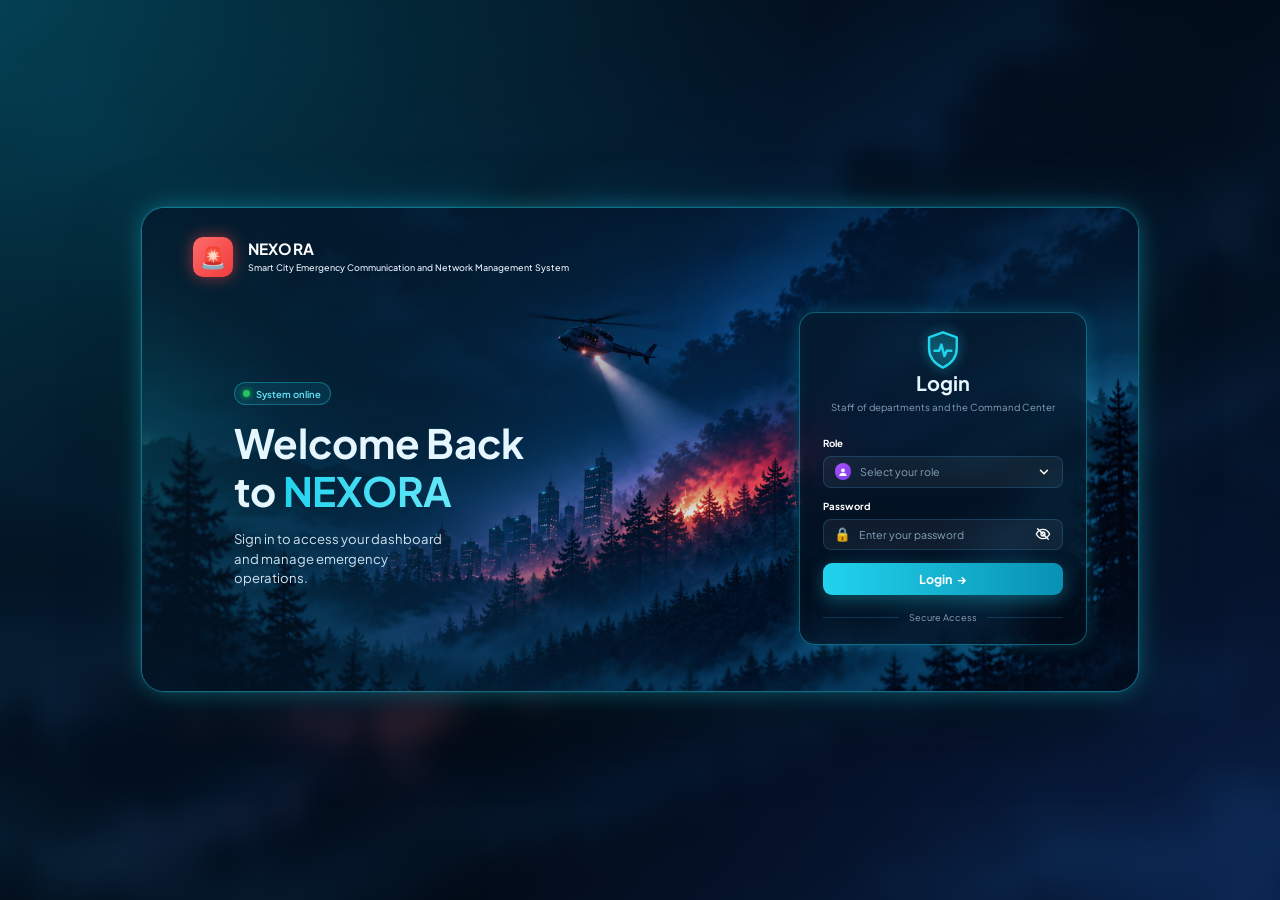
<file: dashboard/login.html>
<!DOCTYPE html>
<html lang="en">
<head>
<meta charset="utf-8">
<meta name="viewport" content="width=device-width, initial-scale=1">
<title>Nexora - Staff login</title>
<link rel="stylesheet" href="style.css">
<style>
  /* Every size inside the card is in "cqw" = 1% of the card width,
     so the page keeps the SAME proportions as the reference picture on every screen. */
  html, body { height: 100%; }
  body { margin: 0; min-height: 100vh; display: grid; place-items: center; overflow: hidden;
         background: #030a16; background-image: none; color: #e6f6ff;
         }

  /* ===== blurred picture behind the card (trees still visible, blue tone) ===== */
  /* the picture, zoomed on the trees and softly blurred so the tree shadows show through */
  .bg-blur { position: fixed; inset: -40px; z-index: -3; background: url("login-bg.webp") center 75% / cover, #030a16;
             filter: blur(10px) hue-rotate(-12deg) saturate(0.85) brightness(0.65); transform: scale(1.25); }
  /* dark navy tone (less blue) with a soft cyan glow on the left, like the reference */
  .bg-tint { position: fixed; inset: 0; z-index: -2;
             background: radial-gradient(ellipse at 0% 0%, rgba(6,182,212,0.30), transparent 45%),
                         radial-gradient(ellipse at 100% 100%, rgba(37,99,235,0.22), transparent 45%),
                         linear-gradient(180deg, rgba(3,10,22,0.45), rgba(3,10,22,0.6)); }

  /* ===== the card (71% of the screen width, same shape as the reference) ===== */
  .frame {
    container-type: inline-size; position: relative;
    width: min(78vw, 140vh); aspect-ratio: 1037 / 504;
    border-radius: 1.8cqw; border: 1px solid rgba(34,211,238,0.45);
    box-shadow: 0 0 0 1px rgba(34,211,238,0.08), 0 0 22px rgba(34,211,238,0.30), 0 0 60px rgba(6,182,212,0.15), 0 30px 70px rgba(0,0,0,0.5);
    animation: rise 0.35s cubic-bezier(.2,.8,.2,1) both;
  }
  .photo-wrap { position: absolute; inset: 0; border-radius: inherit; overflow: hidden; }
  .photo { position: absolute; inset: 0; background: url("login-bg.webp") center / cover, linear-gradient(135deg, #062a3d, #071a2c);
           filter: hue-rotate(-12deg) saturate(0.9); animation: zoom 30s ease-in-out infinite alternate; }
  @keyframes zoom { from { transform: scale(1); } to { transform: scale(1.03); } }
  /* light blue glass haze on the left, like the reference */
  .shade { position: absolute; inset: 0;
           background: linear-gradient(90deg, rgba(3,22,38,0.72) 0%, rgba(4,30,48,0.42) 35%, rgba(3,10,22,0.08) 60%, rgba(3,10,22,0.25) 100%); }
  @keyframes rise { from { opacity: 0; transform: translateY(20px); } to { opacity: 1; transform: none; } }

  /* ===== NEXORA brand (top left) - click to go home ===== */
  .brand { position: absolute; left: 5.1cqw; top: 2.9cqw; display: flex; align-items: center; gap: 1.45cqw; z-index: 3; color: #fff; }
  .brand-icon { width: 4.05cqw; height: 4.05cqw; border-radius: 1cqw; display: grid; place-items: center; font-size: 2.1cqw;
                background: linear-gradient(135deg, #ff6b6b, #ef3b3b); box-shadow: 0 0 1.6cqw rgba(255,70,70,0.55); transition: transform 0.2s; }
  .brand:hover .brand-icon { transform: scale(1.06); }
  .brand b { display: block; font-size: 1.55cqw; font-weight: 700; letter-spacing: 0.03cqw; line-height: 1.2; }
  .brand small { display: block; font-size: 0.9cqw; font-weight: 500; color: #eaf2ff; margin-top: 0.3cqw; }

  /* ===== left text ===== */
  .hero-text { position: absolute; left: 9.2cqw; top: 17.2cqw; z-index: 2; animation: rise 0.4s ease both 0.05s; }
  .live { display: inline-flex; align-items: center; gap: 0.6cqw; padding: 0.35cqw 0.85cqw; border-radius: 99px; font-size: 0.95cqw; font-weight: 600;
          background: rgba(34,211,238,0.1); border: 1px solid rgba(34,211,238,0.35); color: #67e8f9; margin-bottom: 1.4cqw; }
  .live .dot { width: 0.7cqw; height: 0.7cqw; border-radius: 50%; background: #22c55e; box-shadow: 0 0 0.6cqw #22c55e; }
  .hero-text h2 { font-size: 4.05cqw; line-height: 1.17; font-weight: 700; letter-spacing: -0.03cqw; margin: 0 0 1.5cqw; }
  .hero-text h2 span { background: linear-gradient(90deg, #22d3ee, #67e8f9, #22d3ee); background-size: 200% auto;
                       -webkit-background-clip: text; background-clip: text; color: transparent; animation: shine 5s linear infinite; }
  @keyframes shine { to { background-position: 200% center; } }
  .hero-text p { font-size: 1.32cqw; line-height: 1.5; color: #cfe3ef; max-width: 23cqw; margin: 0; }

  /* ===== login box (right side) ===== */
  .login {
    position: absolute; right: 5.2cqw; top: 10.4cqw; width: 28.9cqw; height: 33.5cqw; z-index: 4;
    padding: 1.7cqw 2.3cqw 2cqw; border-radius: 1.6cqw; box-sizing: border-box;
    display: flex; flex-direction: column; justify-content: center;
    background: linear-gradient(180deg, rgba(7,26,44,0.62), rgba(3,10,22,0.62));
    border: 1px solid rgba(34,211,238,0.4);
    backdrop-filter: blur(14px); -webkit-backdrop-filter: blur(14px);
    box-shadow: 0 0 1.8cqw rgba(34,211,238,0.22), inset 0 0 1.5cqw rgba(34,211,238,0.05);
    animation: rise 0.4s ease both 0.08s;
  }
  .shield { display: block; margin: 0 auto 0.2cqw; width: 4.2cqw; height: 4.5cqw; filter: drop-shadow(0 0 0.6cqw rgba(34,211,238,0.7)); }
  .login h1 { text-align: center; font-size: 2cqw; font-weight: 700; margin: 0; line-height: 1.25; }
  .login .sub { text-align: center; font-size: 0.97cqw; color: #86a3b8; margin: 0.4cqw 0 1cqw; }
  .login label { display: block; color: #fff; font-size: 0.97cqw; font-weight: 700; margin: 1.1cqw 0 0.55cqw; }

  /* fields */
  .field { position: relative; }
  .field .ico { position: absolute; left: 1.1cqw; top: 50%; transform: translateY(-50%); font-size: 1.35cqw; pointer-events: none; }
  .field input { width: 100%; box-sizing: border-box; height: 3.2cqw; padding: 0 3.5cqw 0 3.6cqw; border-radius: 0.8cqw; font-size: 1.07cqw;
                 font-family: inherit; background: rgba(255,255,255,0.05); color: #e6f6ff; border: 1px solid rgba(56,189,248,0.2); }
  .field input::placeholder { color: #86a3b8; }
  .field input:focus { outline: none; border-color: #22d3ee; box-shadow: 0 0 0 0.25cqw rgba(34,211,238,0.2); }
  input:-webkit-autofill { -webkit-text-fill-color: #fff; -webkit-box-shadow: 0 0 0 1000px #071a2c inset; }
  .eye { position: absolute; right: 0.9cqw; top: 50%; transform: translateY(-50%); background: none; border: none; cursor: pointer; padding: 0.3cqw; display: grid; }
  .eye svg { width: 1.6cqw; height: 1.6cqw; }

  /* role drop-down */
  .select { position: relative; }
  .select-btn { width: 100%; height: 3.2cqw; display: flex; align-items: center; gap: 0.9cqw; padding: 0 1.1cqw; border-radius: 0.8cqw; cursor: pointer;
                background: rgba(255,255,255,0.05); color: #e6f6ff; border: 1px solid rgba(56,189,248,0.2); font-size: 1.07cqw; font-family: inherit; text-align: left;
                transition: border 0.2s, box-shadow 0.2s; }
  .select-btn:hover { border-color: rgba(34,211,238,0.5); }
  .select-btn:focus, .select.open .select-btn { outline: none; border-color: #22d3ee; box-shadow: 0 0 0 0.25cqw rgba(34,211,238,0.2); }
  .avatar { width: 1.7cqw; height: 1.7cqw; border-radius: 50%; display: grid; place-items: center; font-size: 1cqw; flex-shrink: 0;
            background: linear-gradient(135deg, #a855f7, #7c3aed); }
  .avatar svg { width: 1cqw; height: 1cqw; }
  .select-btn .placeholder { color: #86a3b8; }
  .chev { margin-left: auto; width: 1.4cqw; height: 1.4cqw; transition: transform 0.25s; }
  .select.open .chev { transform: rotate(180deg); }
  .options { position: absolute; left: 0; right: 0; top: calc(100% + 0.4cqw); z-index: 20; list-style: none; margin: 0; padding: 0.4cqw; border-radius: 0.9cqw;
             background: #071a2c; border: 1px solid rgba(34,211,238,0.4); box-shadow: 0 1.5cqw 3cqw rgba(0,0,0,0.5), 0 0 1.5cqw rgba(34,211,238,0.2);
             opacity: 0; transform: translateY(-6px); pointer-events: none; transition: all 0.2s; overflow-y: auto; scrollbar-width: thin; }
  .select.open .options { opacity: 1; transform: none; pointer-events: auto; }
  .options li { display: flex; align-items: center; gap: 0.8cqw; padding: 0.38cqw 0.8cqw; line-height: 1.4; border-radius: 0.6cqw; cursor: pointer; transition: background 0.15s; }
  .options li:hover, .options li.focus { background: rgba(34,211,238,0.15); }
  .options li.chosen { background: rgba(34,211,238,0.24); }
  .options .emoji { font-size: 1.15cqw; width: 1.8cqw; text-align: center; }
  .options li > div { display: flex; align-items: baseline; justify-content: space-between; gap: 0.8cqw; flex: 1; }
  .options b { font-size: 1.07cqw; font-weight: 600; }
  .options small { color: #86a3b8; font-size: 0.85cqw; white-space: nowrap; }

  /* button */
  .btn-login { width: 100%; height: 3.6cqw; margin-top: 1.25cqw; border: none; cursor: pointer; display: flex; align-items: center; justify-content: center; gap: 0.5cqw;
               font-size: 1.25cqw; font-weight: 700; font-family: inherit; border-radius: 0.9cqw; color: #fff;
               background: linear-gradient(90deg, #22d3ee, #0891b2); box-shadow: 0 0.5cqw 1.8cqw rgba(34,211,238,0.35);
               transition: transform 0.2s, box-shadow 0.2s; }
  .btn-login:hover { transform: translateY(-2px); box-shadow: 0 0.8cqw 2.2cqw rgba(34,211,238,0.5); }
  .btn-login .arrow { transition: transform 0.25s; }
  .btn-login:hover .arrow { transform: translateX(4px); }
  .spin { display: none; width: 1.2cqw; height: 1.2cqw; border: 2px solid rgba(255,255,255,0.4); border-top-color: #fff; border-radius: 50%; animation: spin 0.8s linear infinite; }
  .btn-login.loading .spin { display: inline-block; }
  .btn-login.loading .arrow { display: none; }
  @keyframes spin { to { transform: rotate(360deg); } }
  .secure { display: flex; align-items: center; gap: 1cqw; margin-top: 1.6cqw; font-size: 0.92cqw; color: #86a3b8; }
  .secure::before, .secure::after { content: ""; flex: 1; height: 1px; background: rgba(56,189,248,0.2); }
  .error { display: none; margin-top: 0.8cqw; font-size: 1cqw; padding: 0.6cqw 0.9cqw; border-radius: 0.6cqw;
           background: rgba(239,68,68,0.15); border: 1px solid rgba(239,68,68,0.4); color: #fecaca; }
  .shake { animation: shake 0.4s; }
  @keyframes shake { 20%, 60% { transform: translateX(-8px); } 40%, 80% { transform: translateX(8px); } }

  /* phones / small windows: card fills the width, login box under the logo */
  @media (max-width: 900px) {
    body { overflow: auto; }
    .frame { width: 94vw; aspect-ratio: auto; min-height: 150cqw; }
    .hero-text { display: none; }
    .brand { left: 5cqw; top: 5cqw; gap: 3cqw; }
    .brand-icon { width: 10cqw; height: 10cqw; font-size: 5cqw; border-radius: 2.5cqw; }
    .brand b { font-size: 4.5cqw; } .brand small { font-size: 2.4cqw; }
    .login { left: 5cqw; right: 5cqw; top: 22cqw; width: auto; height: auto; padding: 6cqw; border-radius: 4cqw; }
    .shield { width: 10cqw; height: 11cqw; } .login h1 { font-size: 6cqw; } .login .sub { font-size: 3cqw; }
    .login label { font-size: 3.2cqw; margin: 4cqw 0 2cqw; }
    .field input, .select-btn { height: 11cqw; font-size: 3.6cqw; border-radius: 2.5cqw; }
    .field input { padding: 0 11cqw; } .field .ico { font-size: 4.5cqw; left: 3.5cqw; }
    .avatar { width: 6cqw; height: 6cqw; } .avatar svg { width: 3.5cqw; height: 3.5cqw; } .chev { width: 4.5cqw; height: 4.5cqw; }
    .eye svg { width: 5cqw; height: 5cqw; }
    .options b { font-size: 3.6cqw; } .options small { font-size: 2.8cqw; } .options .emoji { font-size: 4.5cqw; width: 6cqw; }
    .options li { padding: 2cqw 3cqw; }
    .btn-login { height: 12cqw; font-size: 4.2cqw; border-radius: 3cqw; margin-top: 5cqw; }
    .secure { font-size: 3cqw; margin-top: 5cqw; } .error { font-size: 3.2cqw; }
  }
  @media (prefers-reduced-motion: reduce) { *, *::before, *::after { animation: none !important; } }
</style>
</head>
<body>
  <div class="bg-blur"></div>
  <div class="bg-tint"></div>

  <div class="frame">
    <div class="photo-wrap"><div class="photo"></div><div class="shade"></div></div>

    <!-- NEXORA brand (click it to go back to the home page) -->
    <a class="brand" href="index.html" title="Back to home">
      <div class="brand-icon">🚨</div>
      <div><b>NEXORA</b><small>Smart City Emergency Communication and Network Management System</small></div>
    </a>

    <!-- left text -->
    <div class="hero-text">
      <div class="live"><span class="dot"></span> System online</div>
      <h2>Welcome Back<br>to <span>NEXORA</span></h2>
      <p>Sign in to access your dashboard and manage emergency operations.</p>
    </div>

    <!-- login box -->
    <div class="login" id="card">
      <svg class="shield" viewBox="0 0 48 52" fill="none" stroke="#22d3ee" stroke-width="3.2" stroke-linejoin="round" stroke-linecap="round">
        <path d="M24 3 L42 9.5 V24 C42 36 34 44 24 49 C14 44 6 36 6 24 V9.5 Z" fill="rgba(34,211,238,0.10)"/>
        <path d="M13 27 H19 L22 19 L26 34 L29 27 H35"/>
      </svg>
      <h1>Login</h1>
      <p class="sub">Staff of departments and the Command Center</p>

      <label>Role</label>
      <div class="select" id="select">
        <button class="select-btn" id="selectBtn" type="button" aria-haspopup="listbox">
          <span class="avatar" id="selEmoji"><svg viewBox="0 0 24 24" fill="#fff"><circle cx="12" cy="8" r="4.5"/><path d="M3 22c0-5 4-8 9-8s9 3 9 8z"/></svg></span>
          <span id="selText" class="placeholder">Select your role</span>
          <svg class="chev" viewBox="0 0 24 24" fill="none" stroke="#fff" stroke-width="2.5" stroke-linecap="round" stroke-linejoin="round"><path d="M6 9l6 6 6-6"/></svg>
        </button>
        <ul class="options" id="options" role="listbox">
          <li data-user="fire"><span class="emoji">🔥</span><div><b>Fire Department</b><small>Fire &amp; smoke</small></div></li>
          <li data-user="hospital"><span class="emoji">🚑</span><div><b>City Hospital</b><small>Medical &amp; accidents</small></div></li>
          <li data-user="police"><span class="emoji">🚓</span><div><b>Police Department</b><small>Accidents</small></div></li>
          <li data-user="traffic"><span class="emoji">🚦</span><div><b>Traffic Control</b><small>Jams &amp; signals</small></div></li>
          <li data-user="command"><span class="emoji">🛡️</span><div><b>Command Center</b><small>All departments</small></div></li>
        </ul>
      </div>

      <label for="password">Password</label>
      <div class="field">
        <span class="ico">🔒</span>
        <input id="password" type="password" autocomplete="current-password" placeholder="Enter your password">
        <button class="eye" id="eye" type="button" title="Show password"></button>
      </div>

      <div class="error" id="error"></div>
      <button class="btn-login" id="login"><span class="spin"></span><span id="loginText">Login</span><span class="arrow">→</span></button>
      <div class="secure">Secure Access</div>
    </div>
  </div>

<script>
let role = null;
const select = document.getElementById("select");
const items = [...document.querySelectorAll("#options li")];

// ---------- role drop-down ----------
function openList(open) {
  if (open) {
    // always open below and stay INSIDE the login box (the list scrolls if there is not enough room)
    const btn = document.getElementById("selectBtn").getBoundingClientRect();
    const box = document.getElementById("card").getBoundingClientRect();
    document.getElementById("options").style.maxHeight = Math.max(120, box.bottom - btn.bottom - 14) + "px";
  }
  select.classList.toggle("open", open);
}

function pick(li) {
  role = li.dataset.user;
  items.forEach(x => x.classList.toggle("chosen", x === li));
  const icon = document.getElementById("selEmoji");
  icon.textContent = li.querySelector(".emoji").textContent;
  icon.style.background = "rgba(34,211,238,0.2)";
  const t = document.getElementById("selText");
  t.textContent = li.querySelector("b").textContent;
  t.classList.remove("placeholder");
  openList(false);
  document.getElementById("password").focus();
}

document.getElementById("selectBtn").addEventListener("click", () => openList(!select.classList.contains("open")));
items.forEach(li => li.addEventListener("click", () => pick(li)));
document.addEventListener("click", e => { if (!select.contains(e.target)) openList(false); });

// keyboard: arrows to move, Enter to choose, Esc to close
let focusIndex = -1;
document.getElementById("selectBtn").addEventListener("keydown", e => {
  if (!["ArrowDown", "ArrowUp", "Enter", "Escape"].includes(e.key)) return;
  e.preventDefault();
  if (e.key === "Escape") return openList(false);
  if (!select.classList.contains("open")) { openList(true); focusIndex = Math.max(0, items.findIndex(x => x.dataset.user === role)); }
  else if (e.key === "ArrowDown") focusIndex = (focusIndex + 1) % items.length;
  else if (e.key === "ArrowUp") focusIndex = (focusIndex - 1 + items.length) % items.length;
  else if (e.key === "Enter" && focusIndex >= 0) return pick(items[focusIndex]);
  items.forEach((x, i) => x.classList.toggle("focus", i === focusIndex));
});

// ---------- show / hide password (eye icon) ----------
const EYE_OFF = '<svg viewBox="0 0 24 24" fill="none" stroke="#fff" stroke-width="2" stroke-linecap="round"><path d="M2 12s3.5-7 10-7 10 7 10 7-3.5 7-10 7S2 12 2 12z"/><circle cx="12" cy="12" r="3"/><path d="M4 4l16 16"/></svg>';
const EYE_ON  = '<svg viewBox="0 0 24 24" fill="none" stroke="#22d3ee" stroke-width="2" stroke-linecap="round"><path d="M2 12s3.5-7 10-7 10 7 10 7-3.5 7-10 7S2 12 2 12z"/><circle cx="12" cy="12" r="3"/></svg>';
const eye = document.getElementById("eye");
eye.innerHTML = EYE_OFF;
eye.addEventListener("click", () => {
  const pw = document.getElementById("password");
  pw.type = pw.type === "password" ? "text" : "password";
  eye.innerHTML = pw.type === "password" ? EYE_OFF : EYE_ON;
});

// ---------- login ----------
function fail(message) {
  const box = document.getElementById("error");
  box.textContent = message;
  box.style.display = "block";
  const card = document.getElementById("card");
  card.classList.remove("shake"); void card.offsetWidth; card.classList.add("shake");
}

async function login() {
  document.getElementById("error").style.display = "none";
  if (!role) return fail("Please select your role first.");
  const btn = document.getElementById("login");
  btn.classList.add("loading");
  document.getElementById("loginText").textContent = "Signing in...";
  try {
    const res = await fetch("/api/login", {
      method: "POST",
      headers: { "Content-Type": "application/json" },
      body: JSON.stringify({ username: role, password: document.getElementById("password").value }),
    });
    const data = await res.json();
    if (!res.ok) throw new Error(data.detail || "Login failed");
    sessionStorage.setItem("token", data.token);   // each browser tab has its own login
    document.getElementById("loginText").textContent = "✔ Welcome!";
    setTimeout(() => location.href = "dashboard.html", 400);
  } catch (e) {
    btn.classList.remove("loading");
    document.getElementById("loginText").textContent = "Login";
    fail(e.message === "Failed to fetch" ? "Cannot reach the server." : e.message === "Wrong username or password" ? "Wrong password for this role." : e.message);
  }
}

document.getElementById("login").addEventListener("click", login);
document.getElementById("password").addEventListener("keydown", e => { if (e.key === "Enter") login(); });
</script>
</body>
</html>
</file>
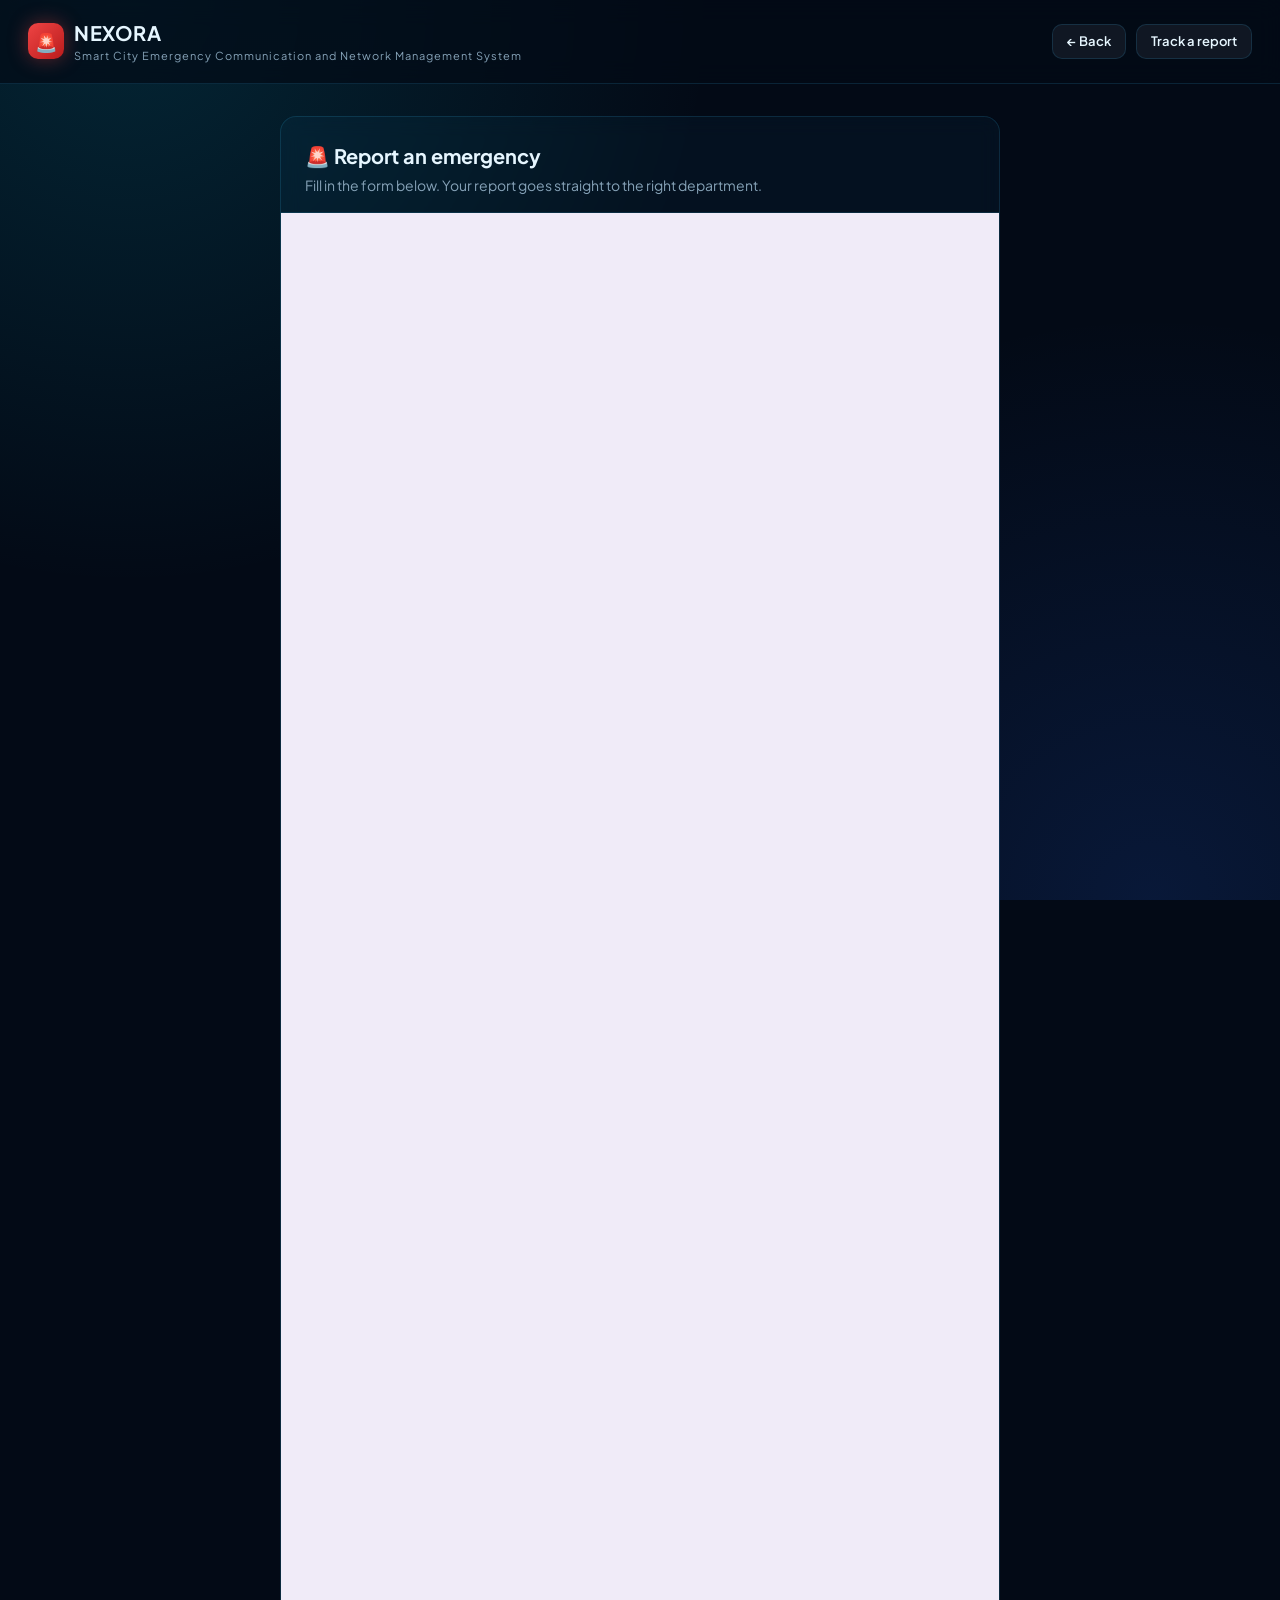
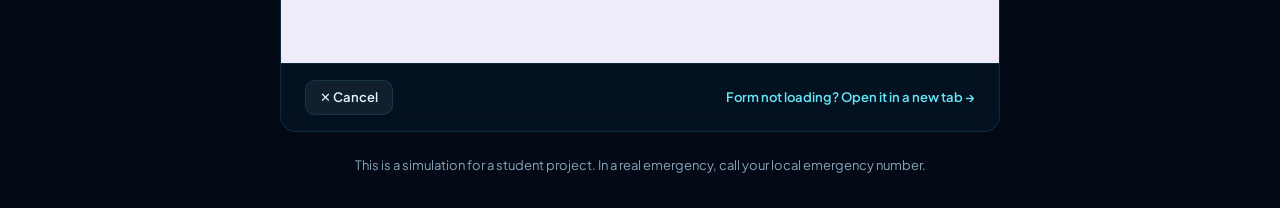
<file: dashboard/report.html>
<!DOCTYPE html>
<html lang="en">
<head>
<meta charset="utf-8">
<meta name="viewport" content="width=device-width, initial-scale=1">
<title>Nexora - Report an emergency</title>
<link rel="stylesheet" href="style.css">
<style>
  .container { max-width: 760px; }
  .form-card { padding: 0; overflow: hidden; }
  .form-head { padding: 24px 24px 16px; border-bottom: 1px solid var(--border); }
  .form-head h2 { margin-bottom: 4px; }
  .form-head p { color: var(--muted); font-size: 14px; }
  .frame-wrap { background: #f0ebf8; }
  iframe { width: 100%; height: 1450px; border: 0; display: block; transition: height 0.4s ease; }
  .bottom { display: flex; gap: 10px; justify-content: space-between; flex-wrap: wrap; align-items: center; padding: 16px 24px; border-top: 1px solid var(--border); }
  .bottom a.link { color: #67e8f9; font-size: 13px; font-weight: 600; }

  /* shown after the form is submitted */
  .done { display: none; text-align: center; margin-bottom: 20px; border-color: rgba(34,197,94,0.45); animation: pop 0.5s ease-out; }
  @keyframes pop { from { transform: scale(0.96); opacity: 0; } to { transform: none; opacity: 1; } }
  .done .check { width: 70px; height: 70px; border-radius: 50%; background: var(--green-soft); display: grid; place-items: center; font-size: 34px; margin: 0 auto 14px; }
  .done h2 { margin-bottom: 8px; }
  .done p { color: var(--muted); margin-bottom: 6px; }
  .done .mail { display: inline-block; margin: 12px 0 18px; padding: 12px 16px; border-radius: 12px; background: rgba(34,211,238,0.08); border: 1px dashed rgba(34,211,238,0.4); color: var(--text); font-size: 14px; }
  .done .btns { display: flex; gap: 10px; justify-content: center; flex-wrap: wrap; }
</style>
</head>
<body>
  <div class="topbar">
    <a class="logo" href="index.html"><div class="logo-mark">🚨</div><div>NEXORA<small>Smart City Emergency Communication and Network Management System</small></div></a>
    <div style="display:flex; gap:10px">
      <a class="btn btn-ghost btn-small" href="index.html">← Back</a>
      <a class="btn btn-ghost btn-small" href="track.html">Track a report</a>
    </div>
  </div>

  <div class="container">
    <!-- Appears automatically after Submit -->
    <div class="card done" id="done">
      <div class="check">✅</div>
      <h2>Report sent!</h2>
      <p>Your report has been sent to the right department.</p>
      <div class="mail">📧 Your <b>tracking ID</b> (NX-XXXXXX) has been emailed to you.<br>Check your Gmail inbox, and the Spam folder too.</div>
      <div class="btns">
        <a class="btn btn-primary" href="track.html">📍 Track my report</a>
        <a class="btn btn-ghost" href="index.html">🏠 Home</a>
      </div>
    </div>

    <div class="card form-card">
      <div class="form-head">
        <h2>🚨 Report an emergency</h2>
        <p>Fill in the form below. Your report goes straight to the right department.</p>
      </div>

      <div class="frame-wrap">
        <iframe id="gform" title="Nexora emergency report form">Loading…</iframe>
      </div>

      <div class="bottom">
        <a class="btn btn-ghost btn-small" href="index.html">✕ Cancel</a>
        <a class="link" id="newTab" target="_blank">Form not loading? Open it in a new tab →</a>
      </div>
    </div>

    <p class="note">This is a simulation for a student project. In a real emergency, call your local emergency number.</p>
  </div>

<script>
// Your Google Form link (the one ending in /viewform)
const FORM_LINK = "https://docs.google.com/forms/d/e/1FAIpQLScpc58zYrolXz0mkzEr7KoIGsxC3Zr9XP7XCoIbbrcSQHJ1Cg/viewform";

const frame = document.getElementById("gform");
frame.src = FORM_LINK + "?embedded=true";
document.getElementById("newTab").href = FORM_LINK;

// The form box reloads each time the page inside it changes:
// 1st load = the empty form, 2nd load = "thank you" after Submit,
// 3rd load = the empty form again ("Submit another response"), and so on.
let loads = 0;
frame.addEventListener("load", () => {
  loads++;
  if (loads === 1) return;
  const submitted = loads % 2 === 0;
  document.getElementById("done").style.display = submitted ? "block" : "none";
  frame.style.height = submitted ? "380px" : "1450px";
  window.scrollTo({ top: 0, behavior: "smooth" });
});
</script>
</body>
</html>
</file>
<file: dashboard/style.css>
@import url("https://fonts.googleapis.com/css2?family=Plus+Jakarta+Sans:wght@400;500;600;700;800&display=swap");
/* Nexora - shared design for every page */
:root {
  --bg: #030a16;
  --panel: rgba(56, 189, 248, 0.045);
  --panel-solid: #071a2c;
  --border: rgba(56, 189, 248, 0.15);
  --text: #e6f6ff;
  --muted: #86a3b8;
  --red: #ef4444;
  --red-soft: rgba(239, 68, 68, 0.15);
  --amber: #f59e0b;
  --amber-soft: rgba(245, 158, 11, 0.15);
  --green: #22c55e;
  --green-soft: rgba(34, 197, 94, 0.15);
  --blue: #3b82f6;
  --blue-soft: rgba(59, 130, 246, 0.15);
  --purple: #a855f7;
  --purple-soft: rgba(168, 85, 247, 0.15);
  --radius: 16px;
}

* { box-sizing: border-box; margin: 0; padding: 0; }

body {
  font-family: "Plus Jakarta Sans", "Segoe UI", system-ui, -apple-system, Arial, sans-serif;
  background: var(--bg);
  background-image:
    radial-gradient(circle at 10% 0%, rgba(6, 182, 212, 0.16), transparent 40%),
    radial-gradient(circle at 90% 100%, rgba(37, 99, 235, 0.16), transparent 40%);
  background-attachment: fixed;
  color: var(--text);
  min-height: 100vh;
  line-height: 1.5;
}

a { color: inherit; text-decoration: none; }

/* ---------- layout ---------- */
.container { max-width: 1100px; margin: 0 auto; padding: 32px 20px; }
.narrow { max-width: 640px; }

.topbar {
  display: flex; align-items: center; justify-content: space-between;
  padding: 18px 28px; border-bottom: 1px solid var(--border);
  background: rgba(3, 10, 22, 0.7); backdrop-filter: blur(12px);
  position: sticky; top: 0; z-index: 10;
}

.logo { display: flex; align-items: center; gap: 10px; font-weight: 700; font-size: 20px; letter-spacing: 0.5px; }
.logo-mark {
  width: 36px; height: 36px; border-radius: 10px; flex-shrink: 0;
  background: linear-gradient(135deg, #ef4444, #b91c1c);
  display: grid; place-items: center; font-size: 18px;
  box-shadow: 0 0 20px rgba(239, 68, 68, 0.4);
}
.logo small { display: block; font-size: 11px; font-weight: 400; color: var(--muted); letter-spacing: 1px; }

/* ---------- cards ---------- */
.card {
  background: var(--panel); border: 1px solid var(--border);
  border-radius: var(--radius); padding: 24px;
  backdrop-filter: blur(10px);
}
.card h2 { font-size: 20px; margin-bottom: 6px; }
.card p.sub { color: var(--muted); margin-bottom: 20px; }

/* ---------- forms ---------- */
label { display: block; font-size: 13px; color: var(--muted); margin: 16px 0 6px; font-weight: 600; }
input, textarea {
  width: 100%; padding: 12px 14px; border-radius: 10px;
  border: 1px solid var(--border); background: rgba(255, 255, 255, 0.05);
  color: var(--text); font-size: 15px; font-family: inherit; transition: border 0.2s;
}
input:focus, textarea:focus { outline: none; border-color: #22d3ee; background: rgba(255, 255, 255, 0.08); }
textarea { resize: vertical; min-height: 90px; }

/* ---------- buttons ---------- */
.btn {
  display: inline-flex; align-items: center; justify-content: center; gap: 8px;
  padding: 12px 20px; border-radius: 10px; border: none; cursor: pointer;
  font-size: 15px; font-weight: 600; font-family: inherit; transition: transform 0.15s, opacity 0.2s;
}
.btn:hover { transform: translateY(-1px); }
.btn:disabled { opacity: 0.5; cursor: not-allowed; transform: none; }
.btn-primary { background: linear-gradient(135deg, #ef4444, #dc2626); color: white; box-shadow: 0 4px 20px rgba(239, 68, 68, 0.3); }
.btn-ghost { background: rgba(255, 255, 255, 0.06); color: var(--text); border: 1px solid var(--border); }
.btn-blue { background: var(--blue); color: white; }
.btn-green { background: var(--green); color: #052e16; }
.btn-small { padding: 7px 14px; font-size: 13px; }
.btn-block { width: 100%; margin-top: 24px; }

/* ---------- pills / badges ---------- */
.pill { display: inline-block; padding: 3px 10px; border-radius: 999px; font-size: 12px; font-weight: 600; text-transform: capitalize; }
.sev-high { background: var(--red-soft); color: #fca5a5; }
.sev-medium { background: var(--amber-soft); color: #fcd34d; }
.sev-low { background: var(--green-soft); color: #86efac; }
.st-reported, .st-assigned { background: var(--blue-soft); color: #93c5fd; }
.st-in_progress { background: var(--amber-soft); color: #fcd34d; }
.st-resolved { background: var(--green-soft); color: #86efac; }
.src { background: rgba(255, 255, 255, 0.06); color: var(--muted); }

/* ---------- messages ---------- */
.error { background: var(--red-soft); color: #fca5a5; padding: 12px 14px; border-radius: 10px; margin-top: 16px; display: none; }
.note { color: var(--muted); font-size: 13px; text-align: center; margin-top: 24px; }

/* ---------- live dot ---------- */
.live { display: inline-flex; align-items: center; gap: 8px; font-size: 13px; color: var(--muted); }
.dot { width: 8px; height: 8px; border-radius: 50%; background: var(--green); box-shadow: 0 0 0 0 rgba(34, 197, 94, 0.6); animation: pulse 2s infinite; }
.dot.off { background: var(--red); animation: none; }
@keyframes pulse { 70% { box-shadow: 0 0 0 8px rgba(34, 197, 94, 0); } 100% { box-shadow: 0 0 0 0 rgba(34, 197, 94, 0); } }

@media (max-width: 700px) {
  .topbar { padding: 14px 16px; }
  .container { padding: 20px 14px; }
}
</file>
